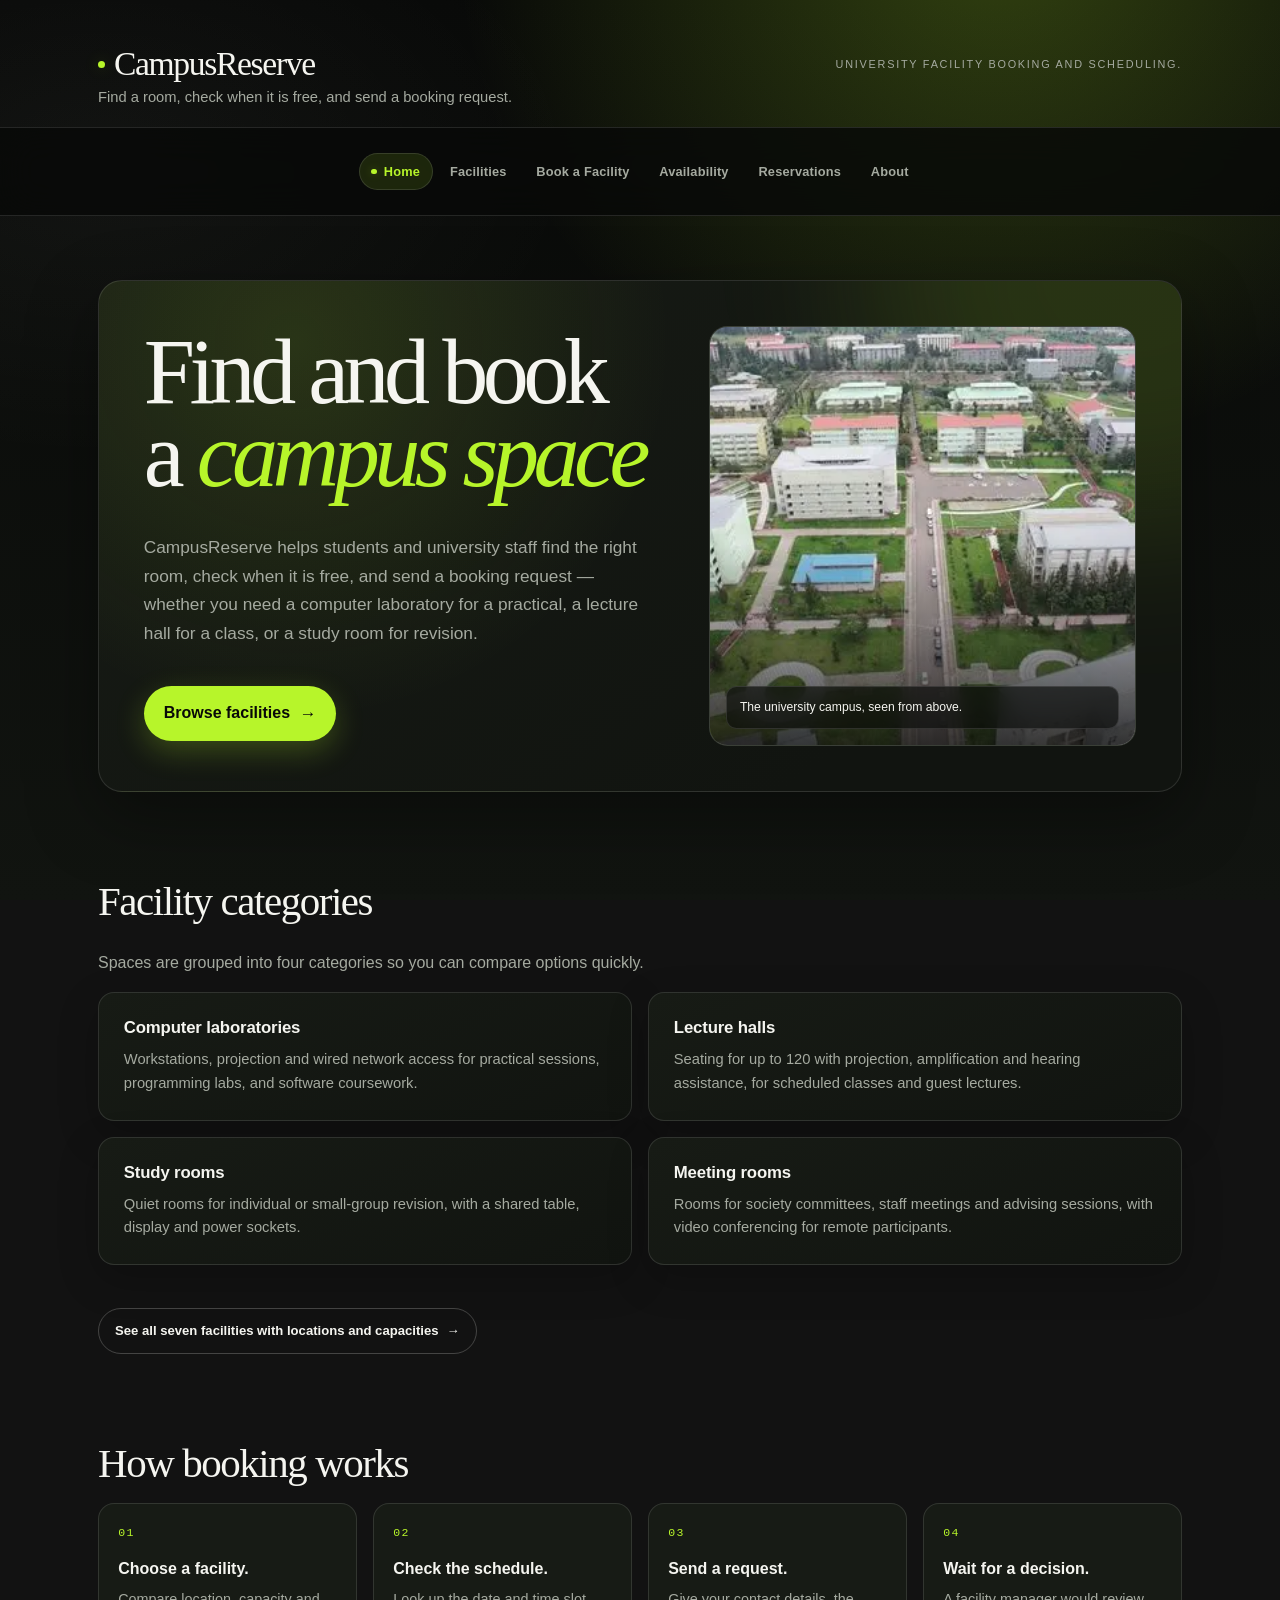
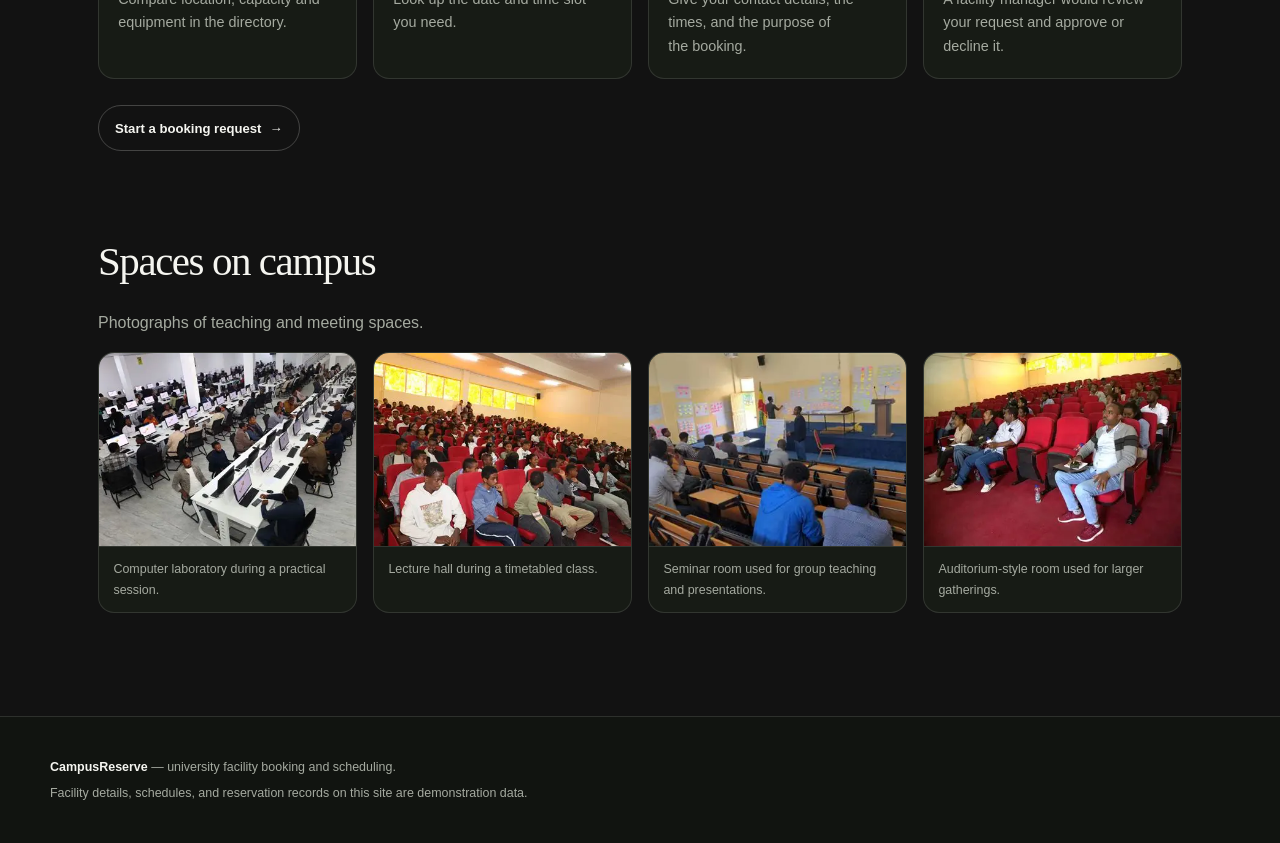
<file: index.html>
<!DOCTYPE html>
<html lang="en">
<head>
  <meta charset="UTF-8">
  <meta name="viewport" content="width=device-width, initial-scale=1.0">
  <title>CampusReserve | Home</title>
  <meta name="description" content="CampusReserve helps students and university staff find campus facilities, check availability, and send a booking request.">
  <link rel="stylesheet" href="styles.css">
</head>
<body class="page-home">
  <a href="#main-content">Skip to main content</a>

  <header>
    <h1>CampusReserve</h1>
    <p>University facility booking and scheduling.</p>
    <p>Find a room, check when it is free, and send a booking request.</p>
  </header>

  <nav aria-label="Main navigation">
    <ul>
      <li><a href="index.html" aria-current="page">Home</a></li>
      <li><a href="facilities.html">Facilities</a></li>
      <li><a href="booking.html">Book a Facility</a></li>
      <li><a href="availability.html">Availability</a></li>
      <li><a href="reservations.html">Reservations</a></li>
      <li><a href="about.html">About</a></li>
    </ul>
  </nav>

  <main id="main-content">
    <section aria-labelledby="welcome-heading">
      <h2 id="welcome-heading">Find and book a <em class="hero-accent">campus space</em></h2>
      <p>
        CampusReserve helps students and university staff find the right room, check when it is free,
        and send a booking request &mdash; whether you need a computer laboratory for a practical, a
        lecture hall for a class, or a study room for revision.
      </p>
      <p><a href="facilities.html">Browse facilities</a></p>
      <figure>
        <img src="images/campus.webp" alt="Aerial view of the university campus showing academic buildings, lawns, a swimming pool and a central road.">
        <figcaption>The university campus, seen from above.</figcaption>
      </figure>
    </section>

    <section aria-labelledby="categories-heading">
      <h2 id="categories-heading">Facility categories</h2>
      <p>Spaces are grouped into four categories so you can compare options quickly.</p>

      <article>
        <h3>Computer laboratories</h3>
        <p>
          Workstations, projection and wired network access for practical sessions, programming
          labs, and software coursework.
        </p>
      </article>

      <article>
        <h3>Lecture halls</h3>
        <p>
          Seating for up to 120 with projection, amplification and hearing assistance, for scheduled
          classes and guest lectures.
        </p>
      </article>

      <article>
        <h3>Study rooms</h3>
        <p>
          Quiet rooms for individual or small-group revision, with a shared table, display and power
          sockets.
        </p>
      </article>

      <article>
        <h3>Meeting rooms</h3>
        <p>
          Rooms for society committees, staff meetings and advising sessions, with video conferencing
          for remote participants.
        </p>
      </article>

      <p>
        <a href="facilities.html">See all seven facilities with locations and capacities</a>
      </p>
    </section>

    <section aria-labelledby="booking-process-heading">
      <h2 id="booking-process-heading">How booking works</h2>
      <ol>
        <li>
          <strong>Choose a facility.</strong>
          <p>Compare location, capacity and equipment in the directory.</p>
        </li>
        <li>
          <strong>Check the schedule.</strong>
          <p>Look up the date and time slot you need.</p>
        </li>
        <li>
          <strong>Send a request.</strong>
          <p>Give your contact details, the times, and the purpose of the booking.</p>
        </li>
        <li>
          <strong>Wait for a decision.</strong>
          <p>A facility manager would review your request and approve or decline it.</p>
        </li>
      </ol>
      <p>
        <a href="booking.html">Start a booking request</a>
      </p>
    </section>

    <section aria-labelledby="spaces-heading">
      <h2 id="spaces-heading">Spaces on campus</h2>
      <p>Photographs of teaching and meeting spaces.</p>

      <figure>
        <img src="images/computer-lab.webp" alt="A computer laboratory with rows of desktop workstations, with students working at the screens.">
        <figcaption>Computer laboratory during a practical session.</figcaption>
      </figure>

      <figure>
        <img src="images/lecture-hall.webp" alt="A tiered lecture hall with rows of red seats filled with students.">
        <figcaption>Lecture hall during a timetabled class.</figcaption>
      </figure>

      <figure>
        <img src="images/seminar-room.webp" alt="A seminar room with tiered wooden desks, a presenter standing at a flip chart and a small audience seated at the front.">
        <figcaption>Seminar room used for group teaching and presentations.</figcaption>
      </figure>

      <figure>
        <img src="images/auditorium.webp" alt="An auditorium-style room with tiered red seating and an audience seated facing the front of the room.">
        <figcaption>Auditorium-style room used for larger gatherings.</figcaption>
      </figure>
    </section>
  </main>

  <footer>
    <p><strong>CampusReserve</strong> &mdash; university facility booking and scheduling.</p>
    <p>Facility details, schedules, and reservation records on this site are demonstration data.</p>
  </footer>
</body>
</html>
</file>
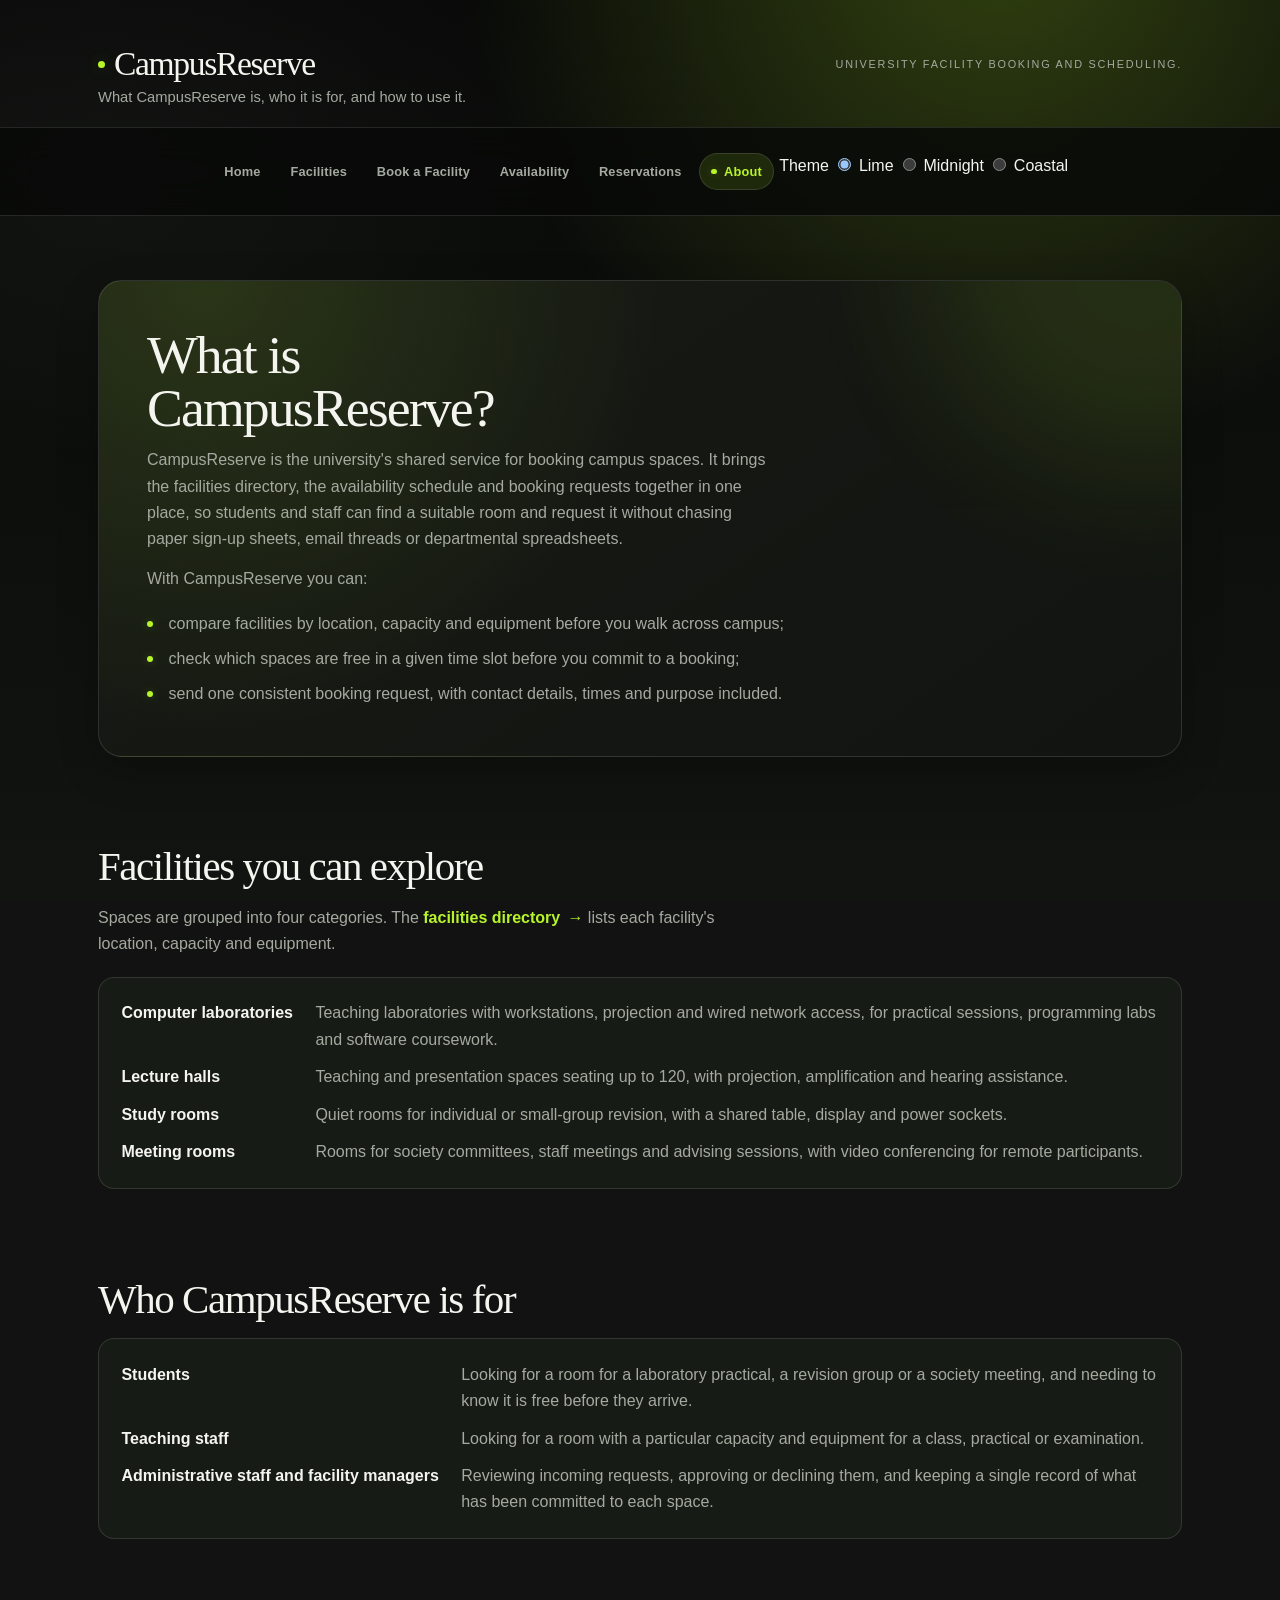
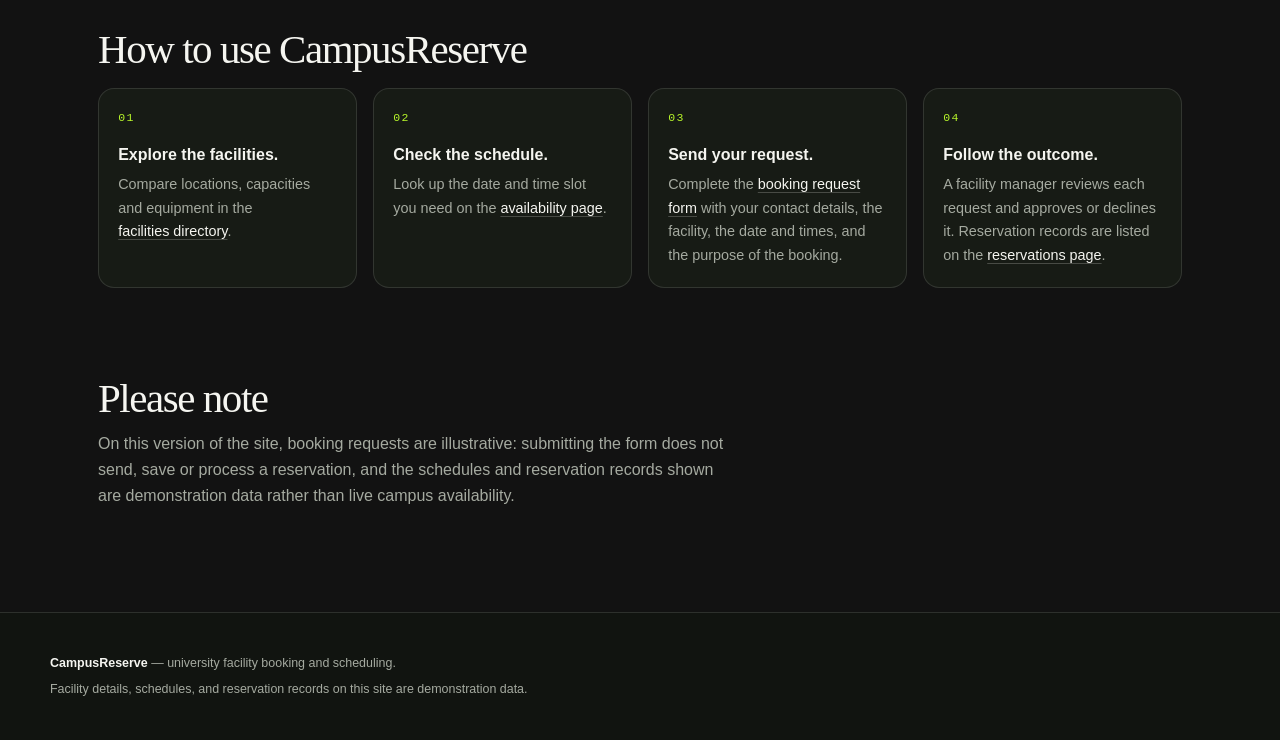
<file: about.html>
<!DOCTYPE html>
<html lang="en">
<head>
  <meta charset="UTF-8">
  <meta name="viewport" content="width=device-width, initial-scale=1.0">
  <title>CampusReserve | About</title>
  <meta name="description" content="About CampusReserve: what it is, who it is for, the facilities you can explore, and how to send a booking request.">
  <link rel="stylesheet" href="styles.css">
  <link rel="stylesheet" href="css/shared/lists.css">
  <script src="theme.js" defer></script>
</head>
<body class="page-about">
  <a href="#main-content">Skip to main content</a>

  <header>
    <h1>CampusReserve</h1>
    <p>University facility booking and scheduling.</p>
    <p>What CampusReserve is, who it is for, and how to use it.</p>
  </header>

  <nav aria-label="Main navigation">
    <ul>
      <li><a href="index.html">Home</a></li>
      <li><a href="facilities.html">Facilities</a></li>
      <li><a href="booking.html">Book a Facility</a></li>
      <li><a href="availability.html">Availability</a></li>
      <li><a href="reservations.html">Reservations</a></li>
      <li><a href="about.html" aria-current="page">About</a></li>
      <li class="theme-switcher">
        <div class="theme-switcher__control" role="radiogroup" aria-labelledby="theme-switcher-label">
          <span class="theme-switcher__label" id="theme-switcher-label">Theme</span>
          <label class="theme-option">
            <input class="theme-option__input" type="radio" name="theme" value="lime" aria-label="Lime Afterdark" checked>
            <span class="theme-option__surface">
              <span class="theme-option__swatch theme-option__swatch--lime" aria-hidden="true"></span>
              <span class="theme-option__name">Lime</span>
            </span>
          </label>
          <label class="theme-option">
            <input class="theme-option__input" type="radio" name="theme" value="midnight" aria-label="Midnight Professional">
            <span class="theme-option__surface">
              <span class="theme-option__swatch theme-option__swatch--midnight" aria-hidden="true"></span>
              <span class="theme-option__name">Midnight</span>
            </span>
          </label>
          <label class="theme-option">
            <input class="theme-option__input" type="radio" name="theme" value="coastal" aria-label="Coastal Classic">
            <span class="theme-option__surface">
              <span class="theme-option__swatch theme-option__swatch--coastal" aria-hidden="true"></span>
              <span class="theme-option__name">Coastal</span>
            </span>
          </label>
        </div>
      </li>
    </ul>
  </nav>

  <main id="main-content">
    <section aria-labelledby="what-heading">
      <h2 id="what-heading">What is CampusReserve?</h2>
      <p>
        CampusReserve is the university's shared service for booking campus spaces. It brings the
        facilities directory, the availability schedule and booking requests together in one place, so
        students and staff can find a suitable room and request it without chasing paper sign-up
        sheets, email threads or departmental spreadsheets.
      </p>
      <p>With CampusReserve you can:</p>
      <ul>
        <li>compare facilities by location, capacity and equipment before you walk across campus;</li>
        <li>check which spaces are free in a given time slot before you commit to a booking;</li>
        <li>send one consistent booking request, with contact details, times and purpose included.</li>
      </ul>
    </section>

    <section aria-labelledby="facilities-heading">
      <h2 id="facilities-heading">Facilities you can explore</h2>
      <p>
        Spaces are grouped into four categories. The
        <a href="facilities.html">facilities directory</a> lists each facility's location, capacity
        and equipment.
      </p>
      <dl>
        <dt>Computer laboratories</dt>
        <dd>
          Teaching laboratories with workstations, projection and wired network access, for practical
          sessions, programming labs and software coursework.
        </dd>
        <dt>Lecture halls</dt>
        <dd>
          Teaching and presentation spaces seating up to 120, with projection, amplification and
          hearing assistance.
        </dd>
        <dt>Study rooms</dt>
        <dd>
          Quiet rooms for individual or small-group revision, with a shared table, display and power
          sockets.
        </dd>
        <dt>Meeting rooms</dt>
        <dd>
          Rooms for society committees, staff meetings and advising sessions, with video conferencing
          for remote participants.
        </dd>
      </dl>
    </section>

    <section aria-labelledby="users-heading">
      <h2 id="users-heading">Who CampusReserve is for</h2>
      <dl>
        <dt>Students</dt>
        <dd>
          Looking for a room for a laboratory practical, a revision group or a society meeting, and
          needing to know it is free before they arrive.
        </dd>
        <dt>Teaching staff</dt>
        <dd>
          Looking for a room with a particular capacity and equipment for a class, practical or
          examination.
        </dd>
        <dt>Administrative staff and facility managers</dt>
        <dd>
          Reviewing incoming requests, approving or declining them, and keeping a single record of
          what has been committed to each space.
        </dd>
      </dl>
    </section>

    <section aria-labelledby="using-heading">
      <h2 id="using-heading">How to use CampusReserve</h2>
      <ol>
        <li>
          <strong>Explore the facilities.</strong>
          <p>
            Compare locations, capacities and equipment in the
            <a href="facilities.html">facilities directory</a>.
          </p>
        </li>
        <li>
          <strong>Check the schedule.</strong>
          <p>
            Look up the date and time slot you need on the
            <a href="availability.html">availability page</a>.
          </p>
        </li>
        <li>
          <strong>Send your request.</strong>
          <p>
            Complete the <a href="booking.html">booking request form</a> with your contact details,
            the facility, the date and times, and the purpose of the booking.
          </p>
        </li>
        <li>
          <strong>Follow the outcome.</strong>
          <p>
            A facility manager reviews each request and approves or declines it. Reservation records
            are listed on the <a href="reservations.html">reservations page</a>.
          </p>
        </li>
      </ol>
    </section>

    <section aria-labelledby="notice-heading">
      <h2 id="notice-heading">Please note</h2>
      <p>
        On this version of the site, booking requests are illustrative: submitting the form does not
        send, save or process a reservation, and the schedules and reservation records shown are
        demonstration data rather than live campus availability.
      </p>
    </section>
  </main>

  <footer>
    <p><strong>CampusReserve</strong> &mdash; university facility booking and scheduling.</p>
    <p>Facility details, schedules, and reservation records on this site are demonstration data.</p>
  </footer>
</body>
</html>
</file>
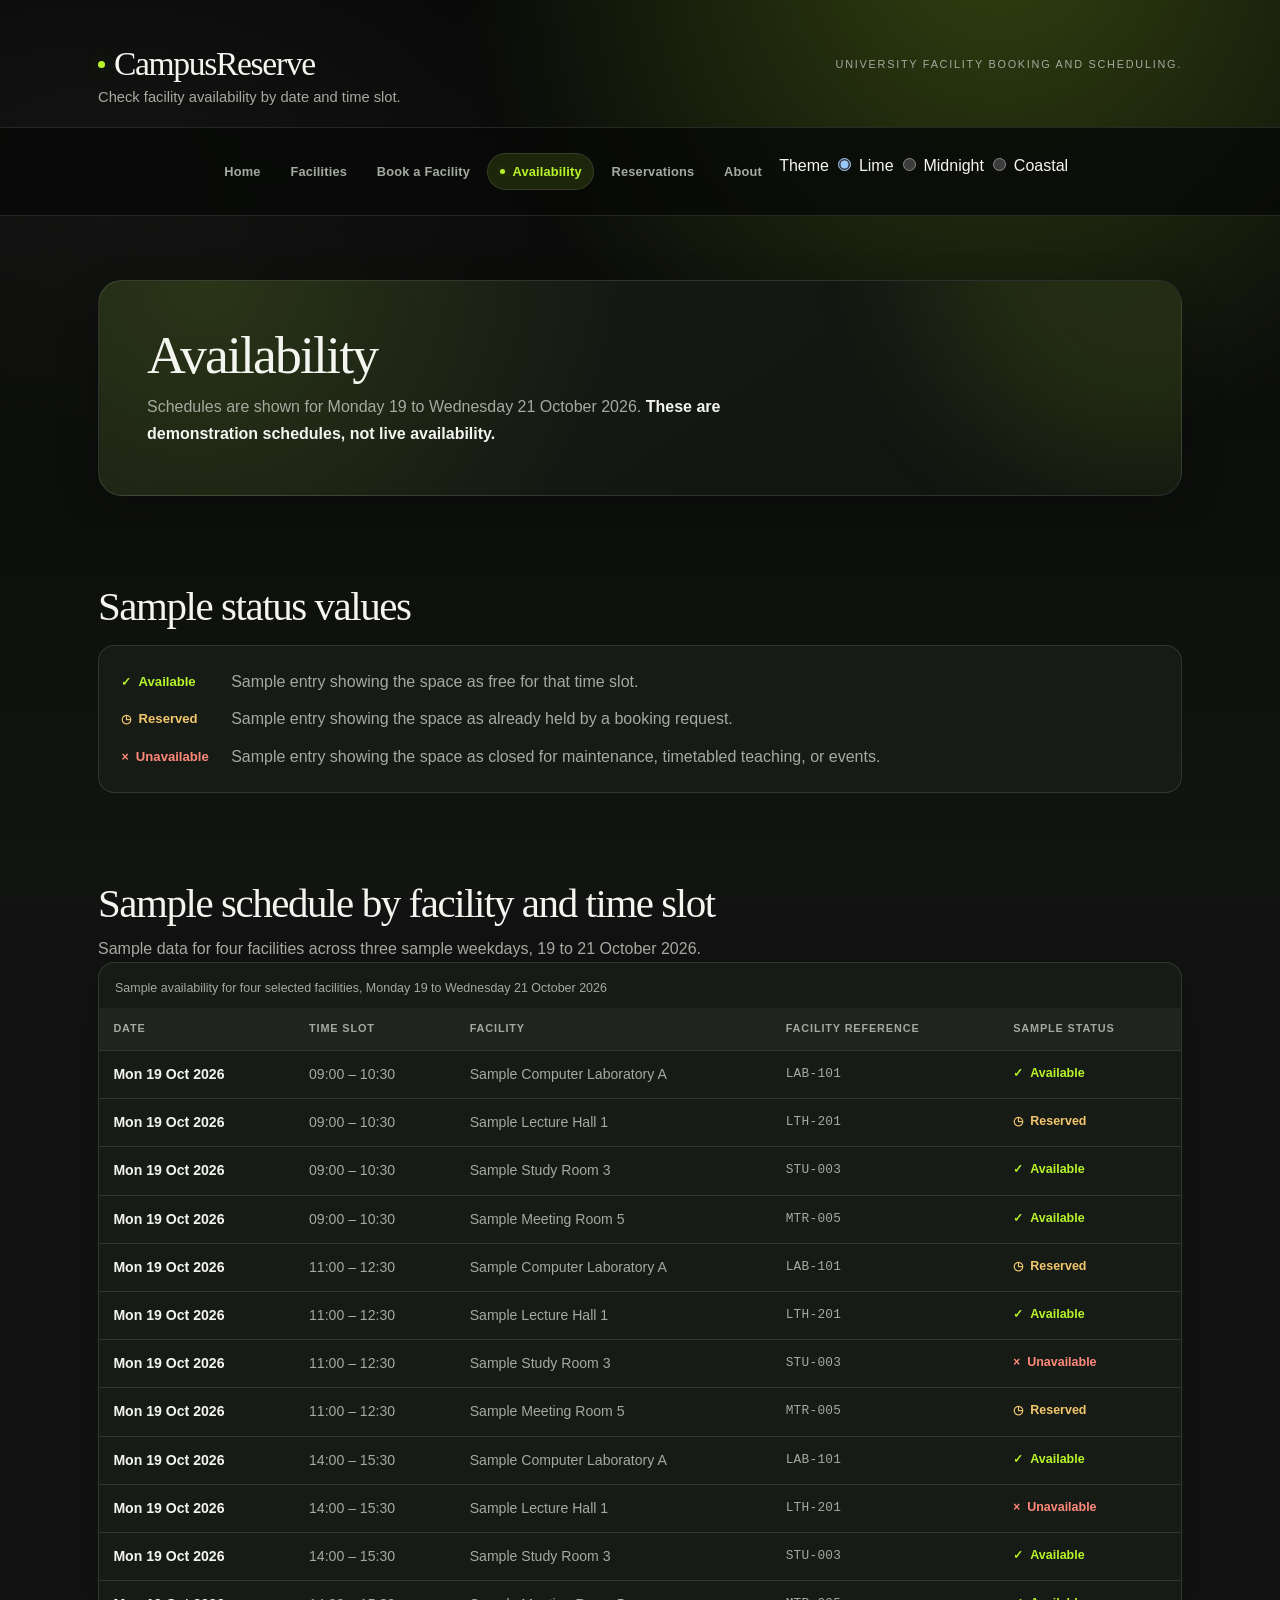
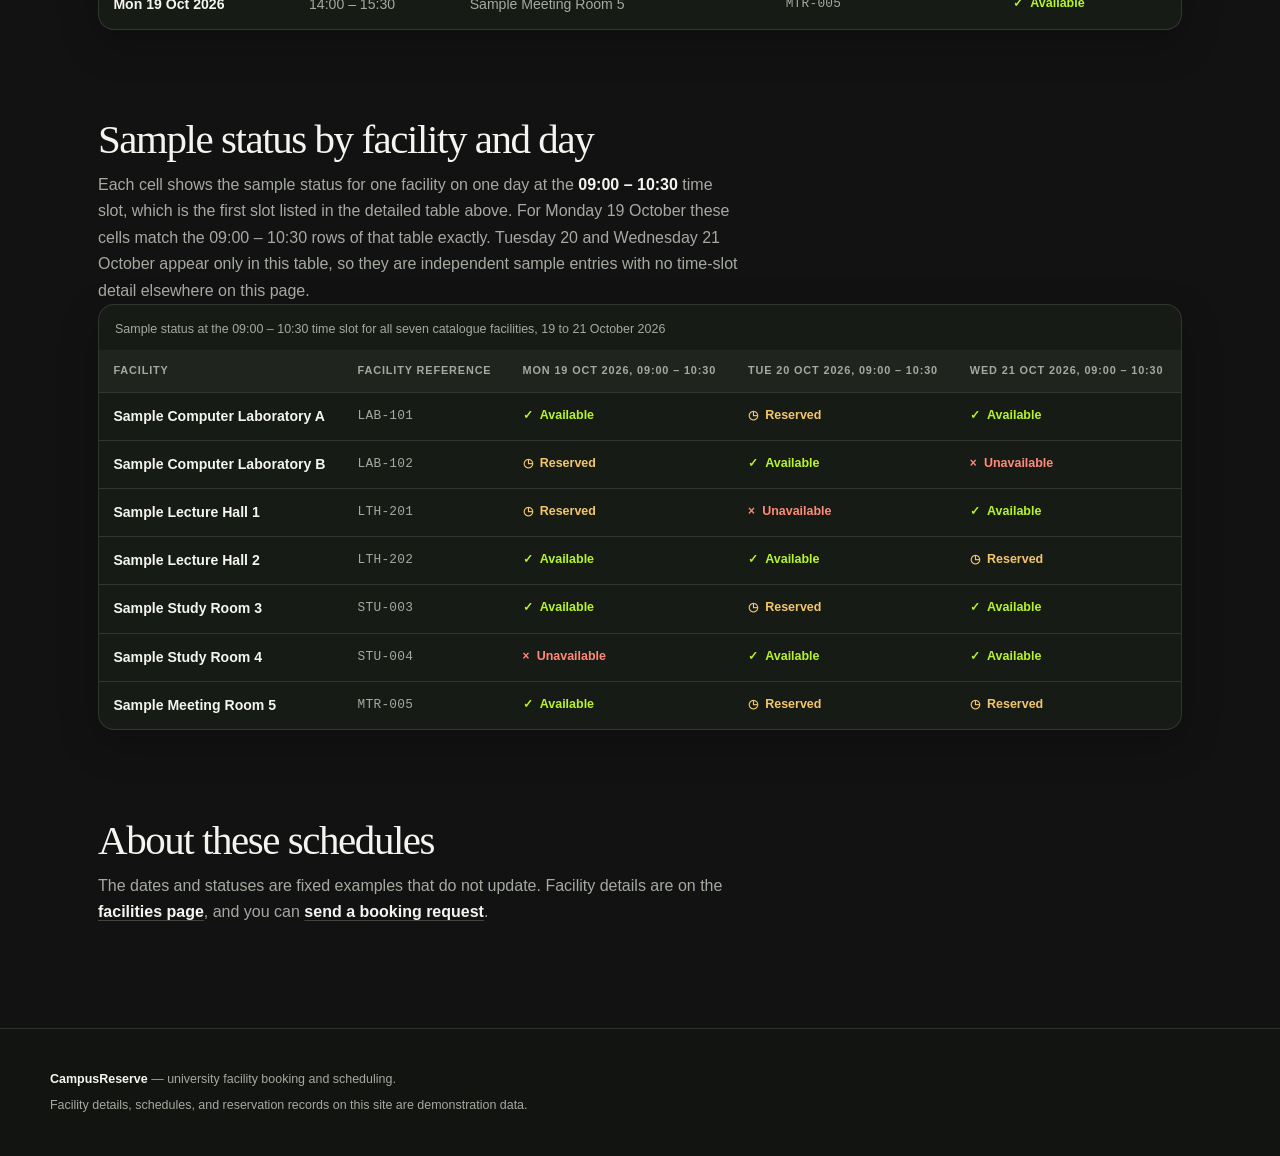
<file: availability.html>
<!DOCTYPE html>
<html lang="en">
<head>
  <meta charset="UTF-8">
  <meta name="viewport" content="width=device-width, initial-scale=1.0">
  <title>CampusReserve | Availability</title>
  <meta name="description" content="Check demonstration availability schedules for university facilities by date, time slot and status.">
  <link rel="stylesheet" href="styles.css">
  <link rel="stylesheet" href="css/shared/lists.css">
  <link rel="stylesheet" href="css/shared/tables.css">
  <script src="theme.js" defer></script>
</head>
<body class="page-availability">
  <a href="#main-content">Skip to main content</a>

  <header>
    <h1>CampusReserve</h1>
    <p>University facility booking and scheduling.</p>
    <p>Check facility availability by date and time slot.</p>
  </header>

  <nav aria-label="Main navigation">
    <ul>
      <li><a href="index.html">Home</a></li>
      <li><a href="facilities.html">Facilities</a></li>
      <li><a href="booking.html">Book a Facility</a></li>
      <li><a href="availability.html" aria-current="page">Availability</a></li>
      <li><a href="reservations.html">Reservations</a></li>
      <li><a href="about.html">About</a></li>
      <li class="theme-switcher">
        <div class="theme-switcher__control" role="radiogroup" aria-labelledby="theme-switcher-label">
          <span class="theme-switcher__label" id="theme-switcher-label">Theme</span>
          <label class="theme-option">
            <input class="theme-option__input" type="radio" name="theme" value="lime" aria-label="Lime Afterdark" checked>
            <span class="theme-option__surface">
              <span class="theme-option__swatch theme-option__swatch--lime" aria-hidden="true"></span>
              <span class="theme-option__name">Lime</span>
            </span>
          </label>
          <label class="theme-option">
            <input class="theme-option__input" type="radio" name="theme" value="midnight" aria-label="Midnight Professional">
            <span class="theme-option__surface">
              <span class="theme-option__swatch theme-option__swatch--midnight" aria-hidden="true"></span>
              <span class="theme-option__name">Midnight</span>
            </span>
          </label>
          <label class="theme-option">
            <input class="theme-option__input" type="radio" name="theme" value="coastal" aria-label="Coastal Classic">
            <span class="theme-option__surface">
              <span class="theme-option__swatch theme-option__swatch--coastal" aria-hidden="true"></span>
              <span class="theme-option__name">Coastal</span>
            </span>
          </label>
        </div>
      </li>
    </ul>
  </nav>

  <main id="main-content">
    <section aria-labelledby="schedule-intro-heading">
      <h2 id="schedule-intro-heading">Availability</h2>
      <p>
        Schedules are shown for Monday 19 to Wednesday 21 October 2026. <strong>These are
        demonstration schedules, not live availability.</strong>
      </p>
    </section>

    <section aria-labelledby="status-key-heading">
      <h2 id="status-key-heading">Sample status values</h2>
      <dl>
        <dt class="status status--available">Available</dt>
        <dd>Sample entry showing the space as free for that time slot.</dd>
        <dt class="status status--reserved">Reserved</dt>
        <dd>Sample entry showing the space as already held by a booking request.</dd>
        <dt class="status status--unavailable">Unavailable</dt>
        <dd>Sample entry showing the space as closed for maintenance, timetabled teaching, or events.</dd>
      </dl>
    </section>

    <section aria-labelledby="selected-schedule-heading">
      <h2 id="selected-schedule-heading">Sample schedule by facility and time slot</h2>
      <p>Sample data for four facilities across three sample weekdays, 19 to 21 October 2026.</p>

      <div class="table-scroll">
        <table>
        <caption>
          Sample availability for four selected facilities, Monday 19 to Wednesday 21 October 2026
        </caption>
        <thead>
          <tr>
            <th scope="col">Date</th>
            <th scope="col">Time slot</th>
            <th scope="col">Facility</th>
            <th scope="col">Facility reference</th>
            <th scope="col">Sample status</th>
          </tr>
        </thead>
        <tbody>
          <tr>
            <th scope="row">Mon 19 Oct 2026</th>
            <td>09:00 &ndash; 10:30</td>
            <td>Sample Computer Laboratory A</td>
            <td>LAB-101</td>
            <td class="status status--available">Available</td>
          </tr>
          <tr>
            <th scope="row">Mon 19 Oct 2026</th>
            <td>09:00 &ndash; 10:30</td>
            <td>Sample Lecture Hall 1</td>
            <td>LTH-201</td>
            <td class="status status--reserved">Reserved</td>
          </tr>
          <tr>
            <th scope="row">Mon 19 Oct 2026</th>
            <td>09:00 &ndash; 10:30</td>
            <td>Sample Study Room 3</td>
            <td>STU-003</td>
            <td class="status status--available">Available</td>
          </tr>
          <tr>
            <th scope="row">Mon 19 Oct 2026</th>
            <td>09:00 &ndash; 10:30</td>
            <td>Sample Meeting Room 5</td>
            <td>MTR-005</td>
            <td class="status status--available">Available</td>
          </tr>
          <tr>
            <th scope="row">Mon 19 Oct 2026</th>
            <td>11:00 &ndash; 12:30</td>
            <td>Sample Computer Laboratory A</td>
            <td>LAB-101</td>
            <td class="status status--reserved">Reserved</td>
          </tr>
          <tr>
            <th scope="row">Mon 19 Oct 2026</th>
            <td>11:00 &ndash; 12:30</td>
            <td>Sample Lecture Hall 1</td>
            <td>LTH-201</td>
            <td class="status status--available">Available</td>
          </tr>
          <tr>
            <th scope="row">Mon 19 Oct 2026</th>
            <td>11:00 &ndash; 12:30</td>
            <td>Sample Study Room 3</td>
            <td>STU-003</td>
            <td class="status status--unavailable">Unavailable</td>
          </tr>
          <tr>
            <th scope="row">Mon 19 Oct 2026</th>
            <td>11:00 &ndash; 12:30</td>
            <td>Sample Meeting Room 5</td>
            <td>MTR-005</td>
            <td class="status status--reserved">Reserved</td>
          </tr>
          <tr>
            <th scope="row">Mon 19 Oct 2026</th>
            <td>14:00 &ndash; 15:30</td>
            <td>Sample Computer Laboratory A</td>
            <td>LAB-101</td>
            <td class="status status--available">Available</td>
          </tr>
          <tr>
            <th scope="row">Mon 19 Oct 2026</th>
            <td>14:00 &ndash; 15:30</td>
            <td>Sample Lecture Hall 1</td>
            <td>LTH-201</td>
            <td class="status status--unavailable">Unavailable</td>
          </tr>
          <tr>
            <th scope="row">Mon 19 Oct 2026</th>
            <td>14:00 &ndash; 15:30</td>
            <td>Sample Study Room 3</td>
            <td>STU-003</td>
            <td class="status status--available">Available</td>
          </tr>
          <tr>
            <th scope="row">Mon 19 Oct 2026</th>
            <td>14:00 &ndash; 15:30</td>
            <td>Sample Meeting Room 5</td>
            <td>MTR-005</td>
            <td class="status status--available">Available</td>
          </tr>
        </tbody>
      </table>
      </div>
    </section>

    <section aria-labelledby="overview-schedule-heading">
      <h2 id="overview-schedule-heading">Sample status by facility and day</h2>
      <p>
        Each cell shows the sample status for one facility on one day at the
        <strong>09:00 &ndash; 10:30</strong> time slot, which is the first slot listed in the
        detailed table above. For Monday 19 October these cells match the 09:00 &ndash; 10:30 rows of
        that table exactly. Tuesday 20 and Wednesday 21 October appear only in this table, so they are
        independent sample entries with no time-slot detail elsewhere on this page.
      </p>

      <div class="table-scroll">
        <table>
        <caption>
          Sample status at the 09:00 &ndash; 10:30 time slot for all seven catalogue facilities,
          19 to 21 October 2026
        </caption>
        <thead>
          <tr>
            <th scope="col">Facility</th>
            <th scope="col">Facility reference</th>
            <th scope="col">Mon 19 Oct 2026, 09:00 &ndash; 10:30</th>
            <th scope="col">Tue 20 Oct 2026, 09:00 &ndash; 10:30</th>
            <th scope="col">Wed 21 Oct 2026, 09:00 &ndash; 10:30</th>
          </tr>
        </thead>
        <tbody>
          <tr>
            <th scope="row">Sample Computer Laboratory A</th>
            <td>LAB-101</td>
            <td class="status status--available">Available</td>
            <td class="status status--reserved">Reserved</td>
            <td class="status status--available">Available</td>
          </tr>
          <tr>
            <th scope="row">Sample Computer Laboratory B</th>
            <td>LAB-102</td>
            <td class="status status--reserved">Reserved</td>
            <td class="status status--available">Available</td>
            <td class="status status--unavailable">Unavailable</td>
          </tr>
          <tr>
            <th scope="row">Sample Lecture Hall 1</th>
            <td>LTH-201</td>
            <td class="status status--reserved">Reserved</td>
            <td class="status status--unavailable">Unavailable</td>
            <td class="status status--available">Available</td>
          </tr>
          <tr>
            <th scope="row">Sample Lecture Hall 2</th>
            <td>LTH-202</td>
            <td class="status status--available">Available</td>
            <td class="status status--available">Available</td>
            <td class="status status--reserved">Reserved</td>
          </tr>
          <tr>
            <th scope="row">Sample Study Room 3</th>
            <td>STU-003</td>
            <td class="status status--available">Available</td>
            <td class="status status--reserved">Reserved</td>
            <td class="status status--available">Available</td>
          </tr>
          <tr>
            <th scope="row">Sample Study Room 4</th>
            <td>STU-004</td>
            <td class="status status--unavailable">Unavailable</td>
            <td class="status status--available">Available</td>
            <td class="status status--available">Available</td>
          </tr>
          <tr>
            <th scope="row">Sample Meeting Room 5</th>
            <td>MTR-005</td>
            <td class="status status--available">Available</td>
            <td class="status status--reserved">Reserved</td>
            <td class="status status--reserved">Reserved</td>
          </tr>
        </tbody>
      </table>
      </div>
    </section>

    <section aria-labelledby="schedule-notes-heading">
      <h2 id="schedule-notes-heading">About these schedules</h2>
      <p>
        The dates and statuses are fixed examples that do not update. Facility details are on the
        <a href="facilities.html">facilities page</a>, and you can
        <a href="booking.html">send a booking request</a>.
      </p>
    </section>
  </main>

  <footer>
    <p><strong>CampusReserve</strong> &mdash; university facility booking and scheduling.</p>
    <p>Facility details, schedules, and reservation records on this site are demonstration data.</p>
  </footer>
</body>
</html>
</file>
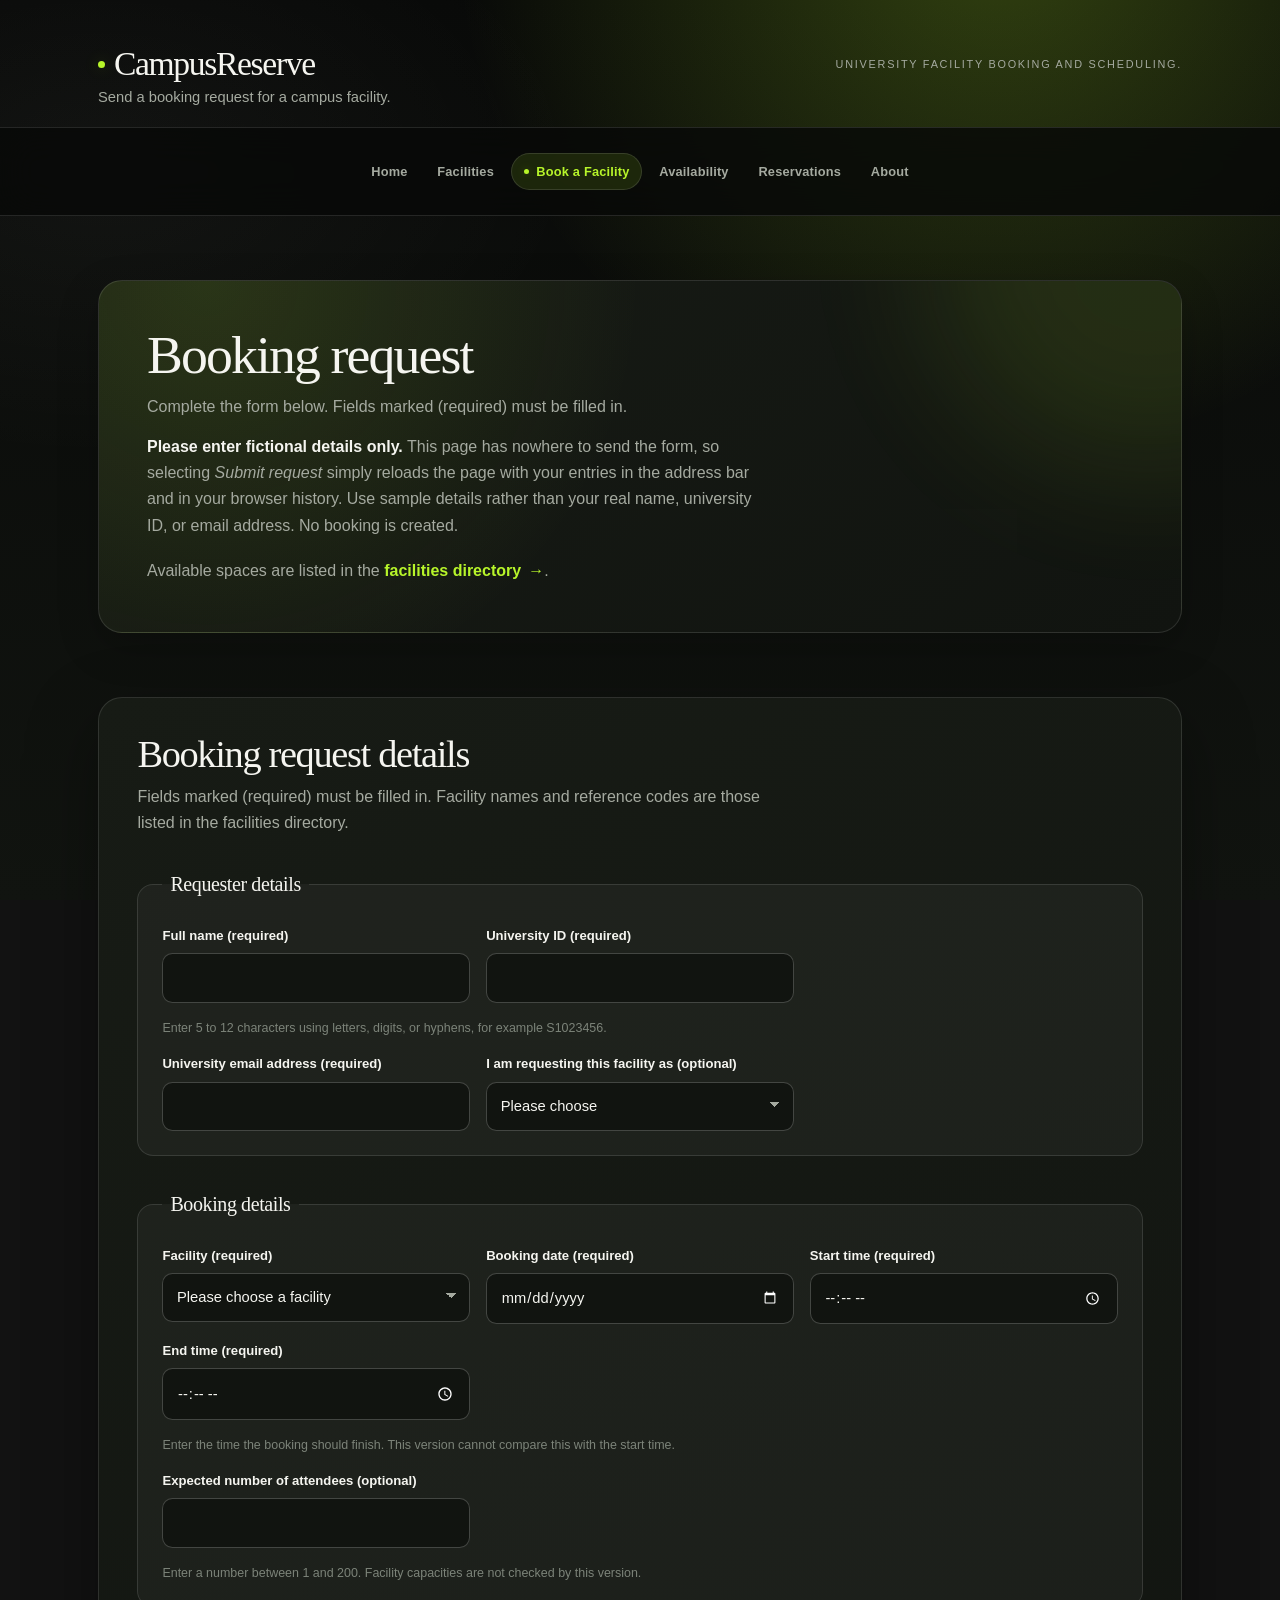
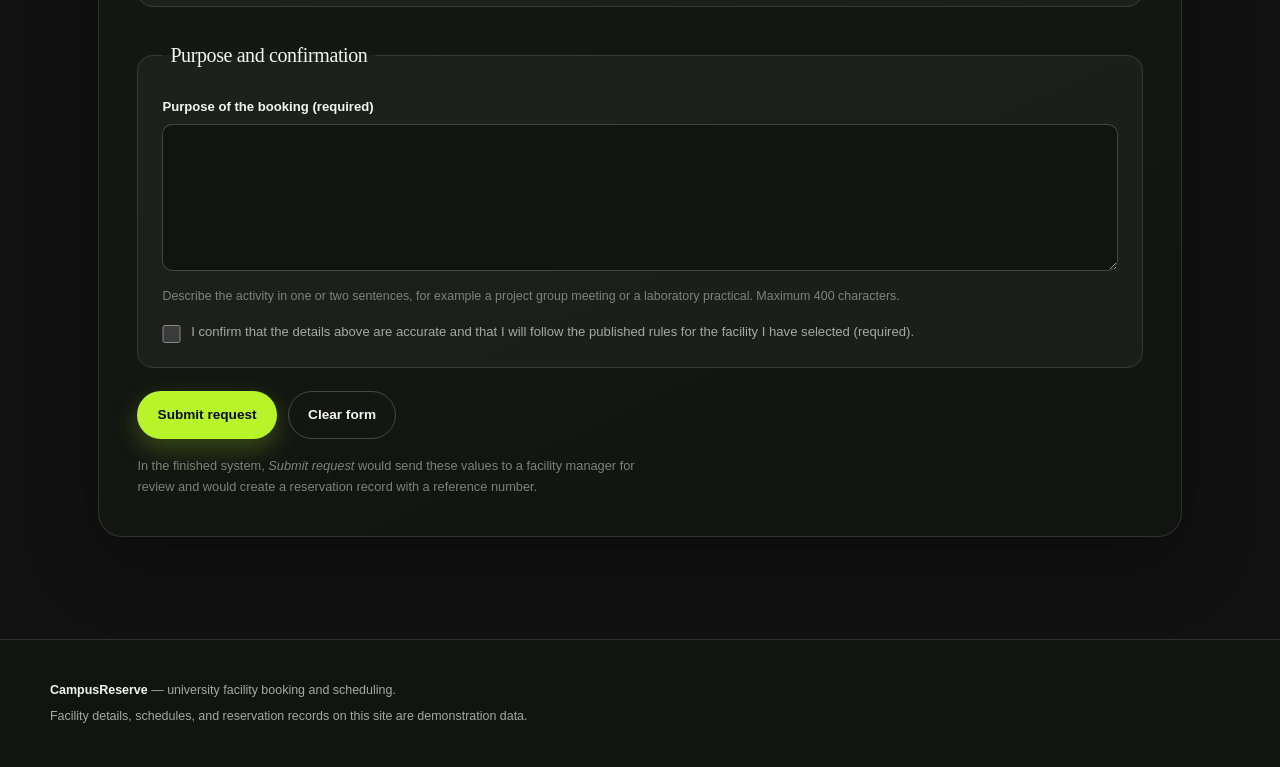
<file: booking.html>
<!DOCTYPE html>
<html lang="en">
<head>
  <meta charset="UTF-8">
  <meta name="viewport" content="width=device-width, initial-scale=1.0">
  <title>CampusReserve | Book a Facility</title>
  <meta name="description" content="Send a university facility booking request with your contact details, chosen space, date, time and purpose.">
  <link rel="stylesheet" href="styles.css">
</head>
<body class="page-booking">
  <a href="#main-content">Skip to main content</a>

  <header>
    <h1>CampusReserve</h1>
    <p>University facility booking and scheduling.</p>
    <p>Send a booking request for a campus facility.</p>
  </header>

  <nav aria-label="Main navigation">
    <ul>
      <li><a href="index.html">Home</a></li>
      <li><a href="facilities.html">Facilities</a></li>
      <li><a href="booking.html" aria-current="page">Book a Facility</a></li>
      <li><a href="availability.html">Availability</a></li>
      <li><a href="reservations.html">Reservations</a></li>
      <li><a href="about.html">About</a></li>
    </ul>
  </nav>

  <main id="main-content">
    <section aria-labelledby="form-intro-heading">
      <h2 id="form-intro-heading">Booking request</h2>
      <p>
        Complete the form below. Fields marked (required) must be filled in.
      </p>
      <p>
        <strong>Please enter fictional details only.</strong> This page has nowhere to send the form,
        so selecting <em>Submit request</em> simply reloads the page with your entries in the address
        bar and in your browser history. Use sample details rather than your real name, university ID,
        or email address. No booking is created.
      </p>
      <p>
        Available spaces are listed in the <a href="facilities.html">facilities directory</a>.
      </p>
    </section>

    <form aria-labelledby="booking-form-heading" method="get">
      <h2 id="booking-form-heading">Booking request details</h2>
      <p>Fields marked (required) must be filled in. Facility names and reference codes are those listed in the facilities directory.</p>

      <fieldset>
        <legend>Requester details</legend>

        <p>
          <label for="requester-name">Full name (required)</label>
          <input type="text" id="requester-name" name="requester_name" autocomplete="name" required>
        </p>

        <p>
          <label for="requester-id">University ID (required)</label>
          <input type="text" id="requester-id" name="university_id" autocomplete="off" pattern="[A-Za-z0-9-]{5,12}" required aria-describedby="requester-id-hint">
        </p>
        <p id="requester-id-hint">
          Enter 5 to 12 characters using letters, digits, or hyphens, for example S1023456.
        </p>

        <p>
          <label for="requester-email">University email address (required)</label>
          <input type="email" id="requester-email" name="requester_email" autocomplete="email" required>
        </p>

        <p>
          <label for="requester-role">I am requesting this facility as (optional)</label>
          <select id="requester-role" name="requester_role">
            <option value="">Please choose</option>
            <option value="student">A student</option>
            <option value="staff">University staff</option>
          </select>
        </p>
      </fieldset>

      <fieldset>
        <legend>Booking details</legend>

        <p>
          <label for="facility">Facility (required)</label>
          <select id="facility" name="facility" required>
            <option value="">Please choose a facility</option>
            <option value="LAB-101">Sample Computer Laboratory A (LAB-101) &mdash; 30 workstations</option>
            <option value="LAB-102">Sample Computer Laboratory B (LAB-102) &mdash; 24 workstations</option>
            <option value="LTH-201">Sample Lecture Hall 1 (LTH-201) &mdash; 120 seats</option>
            <option value="LTH-202">Sample Lecture Hall 2 (LTH-202) &mdash; 80 seats</option>
            <option value="STU-003">Sample Study Room 3 (STU-003) &mdash; 6 seats</option>
            <option value="STU-004">Sample Study Room 4 (STU-004) &mdash; 8 seats</option>
            <option value="MTR-005">Sample Meeting Room 5 (MTR-005) &mdash; 12 seats</option>
          </select>
        </p>

        <p>
          <label for="booking-date">Booking date (required)</label>
          <input type="date" id="booking-date" name="booking_date" required>
        </p>

        <p>
          <label for="start-time">Start time (required)</label>
          <input type="time" id="start-time" name="start_time" required>
        </p>

        <p>
          <label for="end-time">End time (required)</label>
          <input type="time" id="end-time" name="end_time" required aria-describedby="end-time-hint">
        </p>
        <p id="end-time-hint">
          Enter the time the booking should finish. This version cannot compare this with the start time.
        </p>

        <p>
          <label for="attendees">Expected number of attendees (optional)</label>
          <input type="number" id="attendees" name="attendees" min="1" max="200" step="1" aria-describedby="attendees-hint">
        </p>
        <p id="attendees-hint">
          Enter a number between 1 and 200. Facility capacities are not checked by this version.
        </p>
      </fieldset>

      <fieldset>
        <legend>Purpose and confirmation</legend>

        <p>
          <label for="purpose">Purpose of the booking (required)</label>
          <textarea id="purpose" name="purpose" rows="5" cols="50" maxlength="400" required aria-describedby="purpose-hint"></textarea>
        </p>
        <p id="purpose-hint">
          Describe the activity in one or two sentences, for example a project group meeting or a
          laboratory practical. Maximum 400 characters.
        </p>

        <p>
          <input type="checkbox" id="agreement" name="agreement" value="yes" required>
          <label for="agreement">
            I confirm that the details above are accurate and that I will follow the published rules
            for the facility I have selected (required).
          </label>
        </p>
      </fieldset>

      <p>
        <button type="submit">Submit request</button>
        <button type="reset">Clear form</button>
      </p>

      <p>
        In the finished system, <em>Submit request</em> would send these values to a facility manager
        for review and would create a reservation record with a reference number.
      </p>
    </form>
  </main>

  <footer>
    <p><strong>CampusReserve</strong> &mdash; university facility booking and scheduling.</p>
    <p>Facility details, schedules, and reservation records on this site are demonstration data.</p>
  </footer>
</body>
</html>
</file>
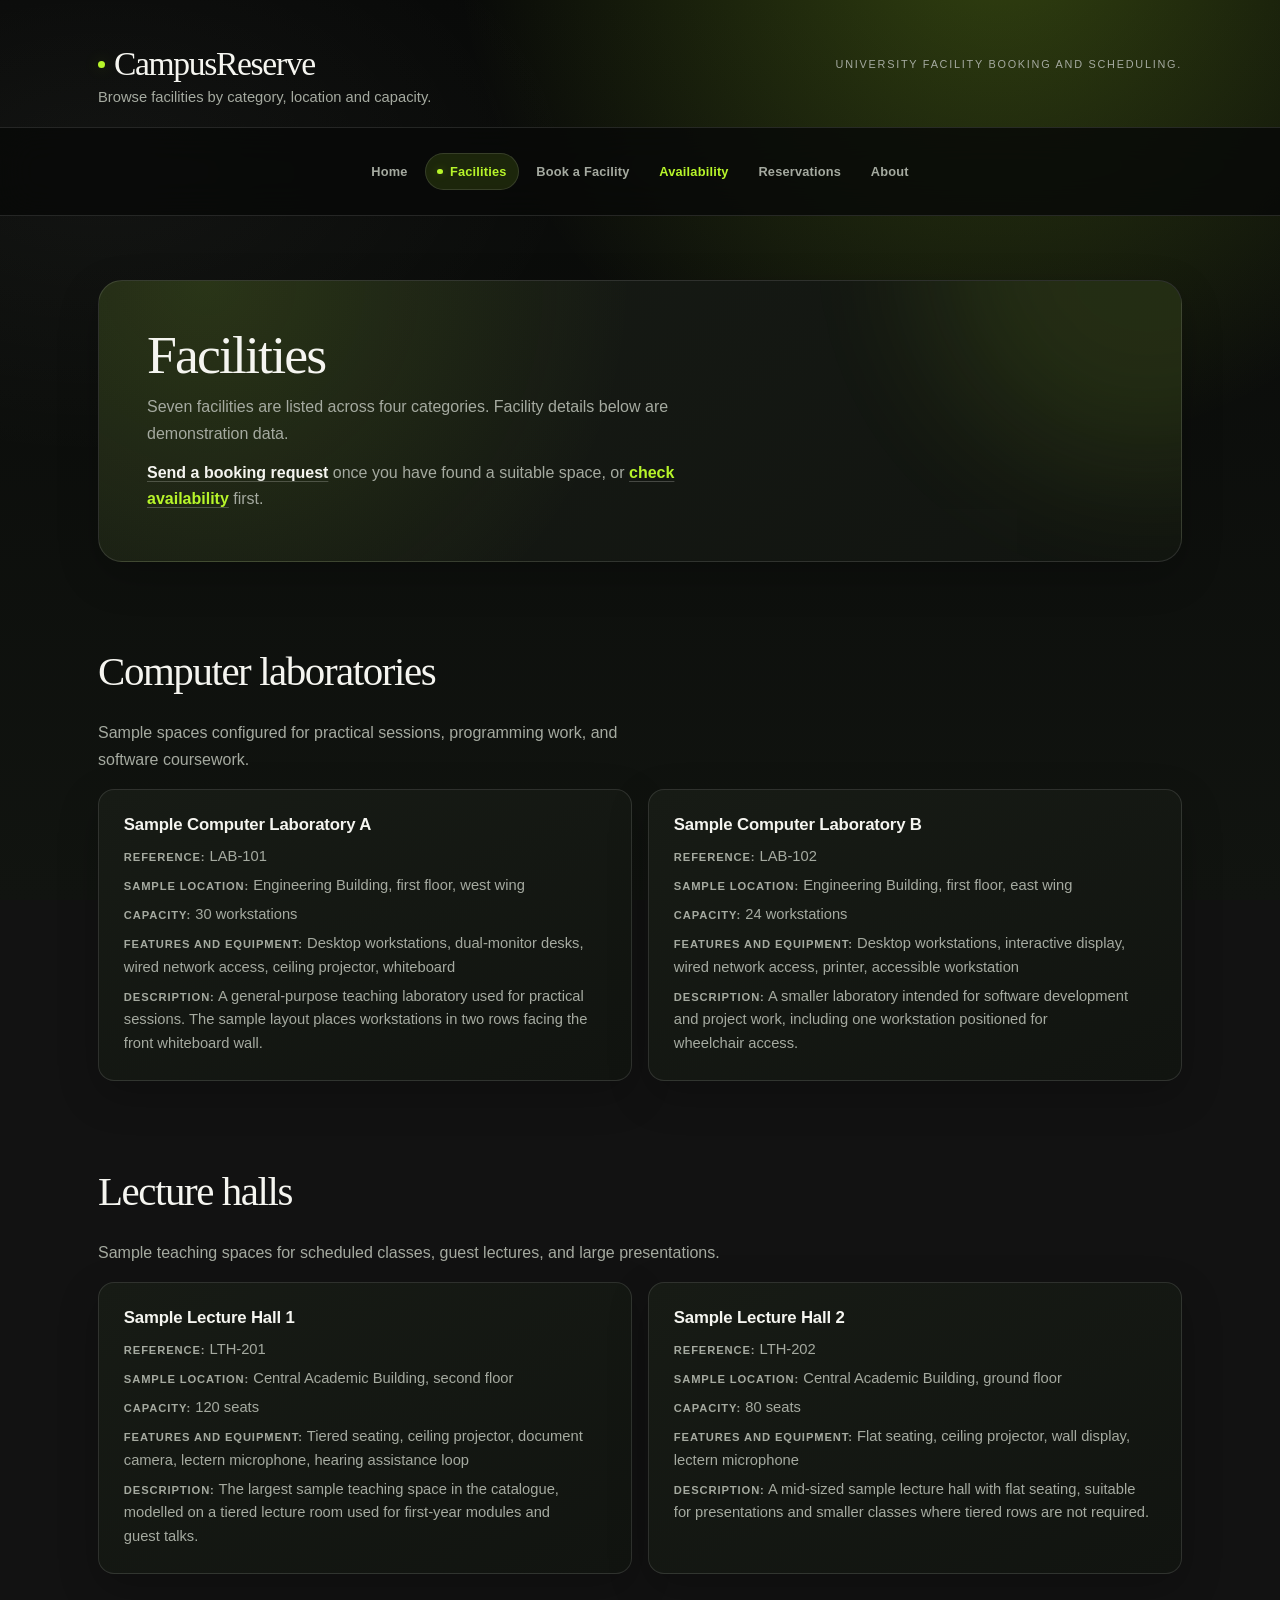
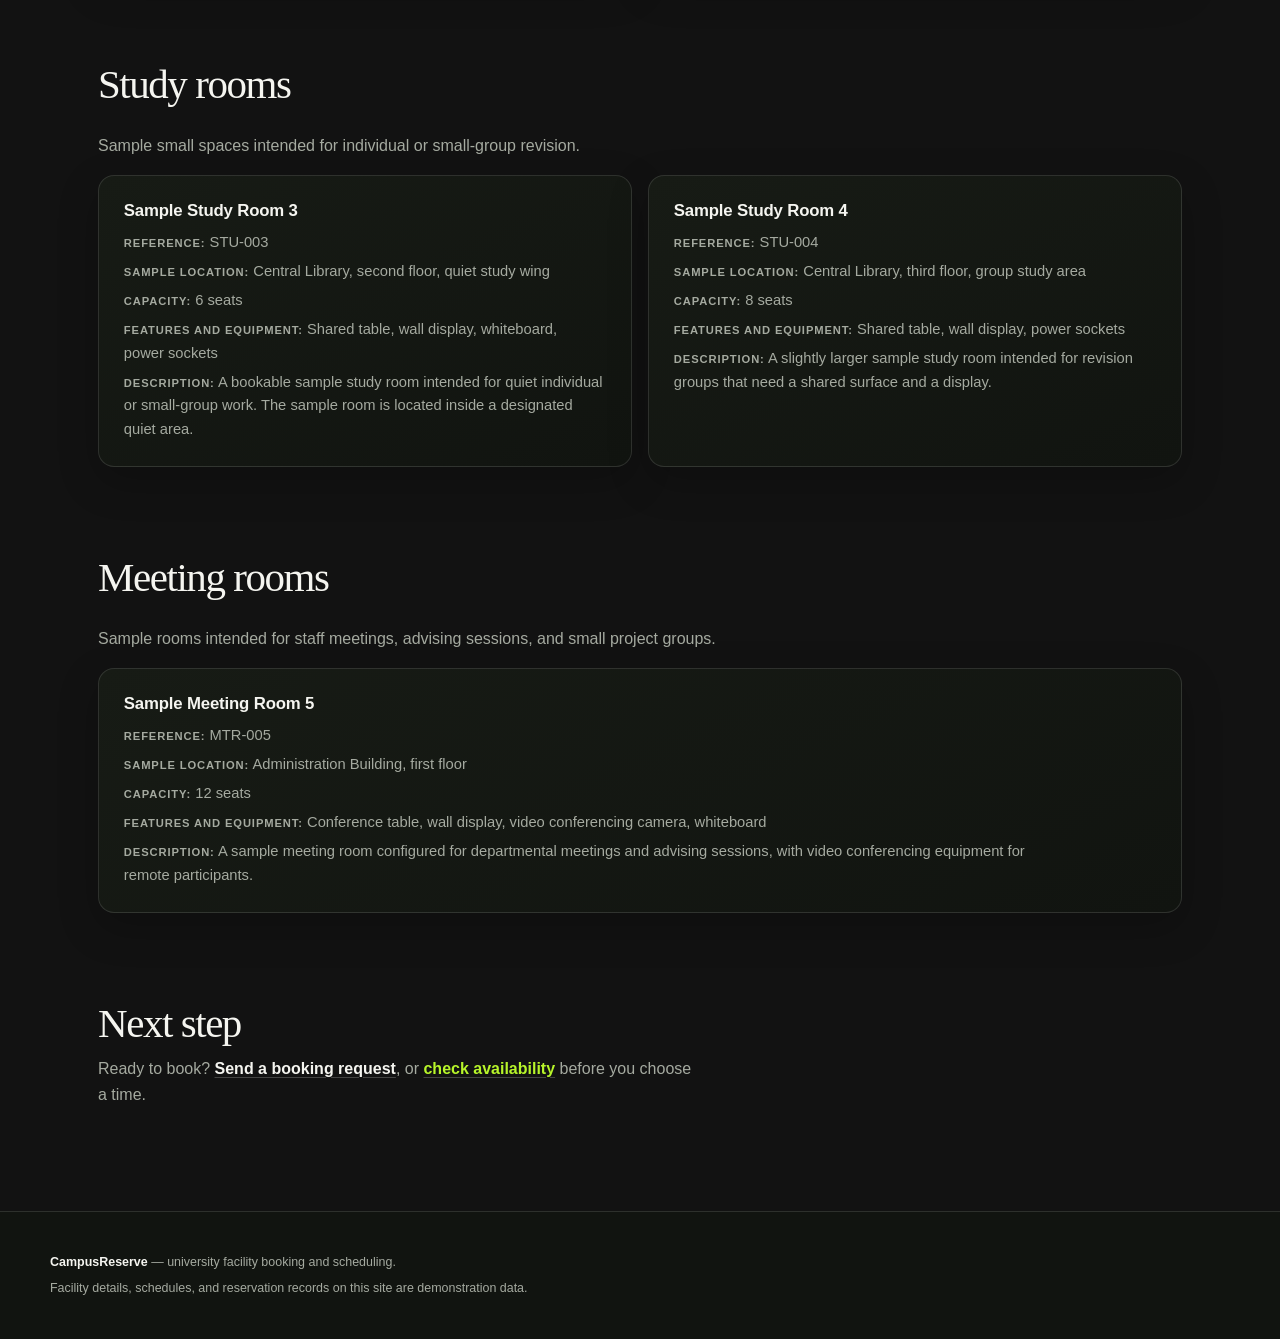
<file: facilities.html>
<!DOCTYPE html>
<html lang="en">
<head>
  <meta charset="UTF-8">
  <meta name="viewport" content="width=device-width, initial-scale=1.0">
  <title>CampusReserve | Facilities</title>
  <meta name="description" content="Browse university facilities by category, with sample location, capacity and equipment for each space.">
  <link rel="stylesheet" href="styles.css">
</head>
<body class="page-facilities">
  <a href="#main-content">Skip to main content</a>

  <header>
    <h1>CampusReserve</h1>
    <p>University facility booking and scheduling.</p>
    <p>Browse facilities by category, location and capacity.</p>
  </header>

  <nav aria-label="Main navigation">
    <ul>
      <li><a href="index.html">Home</a></li>
      <li><a href="facilities.html" aria-current="page">Facilities</a></li>
      <li><a href="booking.html">Book a Facility</a></li>
      <li><a href="availability.html">Availability</a></li>
      <li><a href="reservations.html">Reservations</a></li>
      <li><a href="about.html">About</a></li>
    </ul>
  </nav>

  <main id="main-content">
    <section aria-labelledby="intro-heading">
      <h2 id="intro-heading">Facilities</h2>
      <p>
        Seven facilities are listed across four categories. Facility details below are demonstration
        data.
      </p>
      <p>
        <a href="booking.html">Send a booking request</a> once you have found a suitable space, or
        <a href="availability.html">check availability</a> first.
      </p>
    </section>

    <section aria-labelledby="laboratories-heading">
      <h2 id="laboratories-heading">Computer laboratories</h2>
      <p>Sample spaces configured for practical sessions, programming work, and software coursework.</p>

      <article>
        <h3>Sample Computer Laboratory A</h3>
        <p><strong>Reference:</strong> LAB-101</p>
        <p><strong>Sample location:</strong> Engineering Building, first floor, west wing</p>
        <p><strong>Capacity:</strong> 30 workstations</p>
        <p><strong>Features and equipment:</strong> Desktop workstations, dual-monitor desks, wired network access, ceiling projector, whiteboard</p>
        <p>
          <strong>Description:</strong> A general-purpose teaching laboratory used for practical
          sessions. The sample layout places workstations in two rows facing the front whiteboard
          wall.
        </p>
      </article>

      <article>
        <h3>Sample Computer Laboratory B</h3>
        <p><strong>Reference:</strong> LAB-102</p>
        <p><strong>Sample location:</strong> Engineering Building, first floor, east wing</p>
        <p><strong>Capacity:</strong> 24 workstations</p>
        <p><strong>Features and equipment:</strong> Desktop workstations, interactive display, wired network access, printer, accessible workstation</p>
        <p>
          <strong>Description:</strong> A smaller laboratory intended for software development and
          project work, including one workstation positioned for wheelchair access.
        </p>
      </article>
    </section>

    <section aria-labelledby="lecture-halls-heading">
      <h2 id="lecture-halls-heading">Lecture halls</h2>
      <p>Sample teaching spaces for scheduled classes, guest lectures, and large presentations.</p>

      <article>
        <h3>Sample Lecture Hall 1</h3>
        <p><strong>Reference:</strong> LTH-201</p>
        <p><strong>Sample location:</strong> Central Academic Building, second floor</p>
        <p><strong>Capacity:</strong> 120 seats</p>
        <p><strong>Features and equipment:</strong> Tiered seating, ceiling projector, document camera, lectern microphone, hearing assistance loop</p>
        <p>
          <strong>Description:</strong> The largest sample teaching space in the catalogue, modelled
          on a tiered lecture room used for first-year modules and guest talks.
        </p>
      </article>

      <article>
        <h3>Sample Lecture Hall 2</h3>
        <p><strong>Reference:</strong> LTH-202</p>
        <p><strong>Sample location:</strong> Central Academic Building, ground floor</p>
        <p><strong>Capacity:</strong> 80 seats</p>
        <p><strong>Features and equipment:</strong> Flat seating, ceiling projector, wall display, lectern microphone</p>
        <p>
          <strong>Description:</strong> A mid-sized sample lecture hall with flat seating, suitable
          for presentations and smaller classes where tiered rows are not required.
        </p>
      </article>
    </section>

    <section aria-labelledby="study-rooms-heading">
      <h2 id="study-rooms-heading">Study rooms</h2>
      <p>Sample small spaces intended for individual or small-group revision.</p>

      <article>
        <h3>Sample Study Room 3</h3>
        <p><strong>Reference:</strong> STU-003</p>
        <p><strong>Sample location:</strong> Central Library, second floor, quiet study wing</p>
        <p><strong>Capacity:</strong> 6 seats</p>
        <p><strong>Features and equipment:</strong> Shared table, wall display, whiteboard, power sockets</p>
        <p>
          <strong>Description:</strong> A bookable sample study room intended for quiet individual or
          small-group work. The sample room is located inside a designated quiet area.
        </p>
      </article>

      <article>
        <h3>Sample Study Room 4</h3>
        <p><strong>Reference:</strong> STU-004</p>
        <p><strong>Sample location:</strong> Central Library, third floor, group study area</p>
        <p><strong>Capacity:</strong> 8 seats</p>
        <p><strong>Features and equipment:</strong> Shared table, wall display, power sockets</p>
        <p>
          <strong>Description:</strong> A slightly larger sample study room intended for revision
          groups that need a shared surface and a display.
        </p>
      </article>
    </section>

    <section aria-labelledby="meeting-rooms-heading">
      <h2 id="meeting-rooms-heading">Meeting rooms</h2>
      <p>Sample rooms intended for staff meetings, advising sessions, and small project groups.</p>

      <article>
        <h3>Sample Meeting Room 5</h3>
        <p><strong>Reference:</strong> MTR-005</p>
        <p><strong>Sample location:</strong> Administration Building, first floor</p>
        <p><strong>Capacity:</strong> 12 seats</p>
        <p><strong>Features and equipment:</strong> Conference table, wall display, video conferencing camera, whiteboard</p>
        <p>
          <strong>Description:</strong> A sample meeting room configured for departmental meetings
          and advising sessions, with video conferencing equipment for remote participants.
        </p>
      </article>
    </section>

    <section aria-labelledby="next-step-heading">
      <h2 id="next-step-heading">Next step</h2>
      <p>
        Ready to book? <a href="booking.html">Send a booking request</a>, or
        <a href="availability.html">check availability</a> before you choose a time.
      </p>
    </section>
  </main>

  <footer>
    <p><strong>CampusReserve</strong> &mdash; university facility booking and scheduling.</p>
    <p>Facility details, schedules, and reservation records on this site are demonstration data.</p>
  </footer>
</body>
</html>
</file>
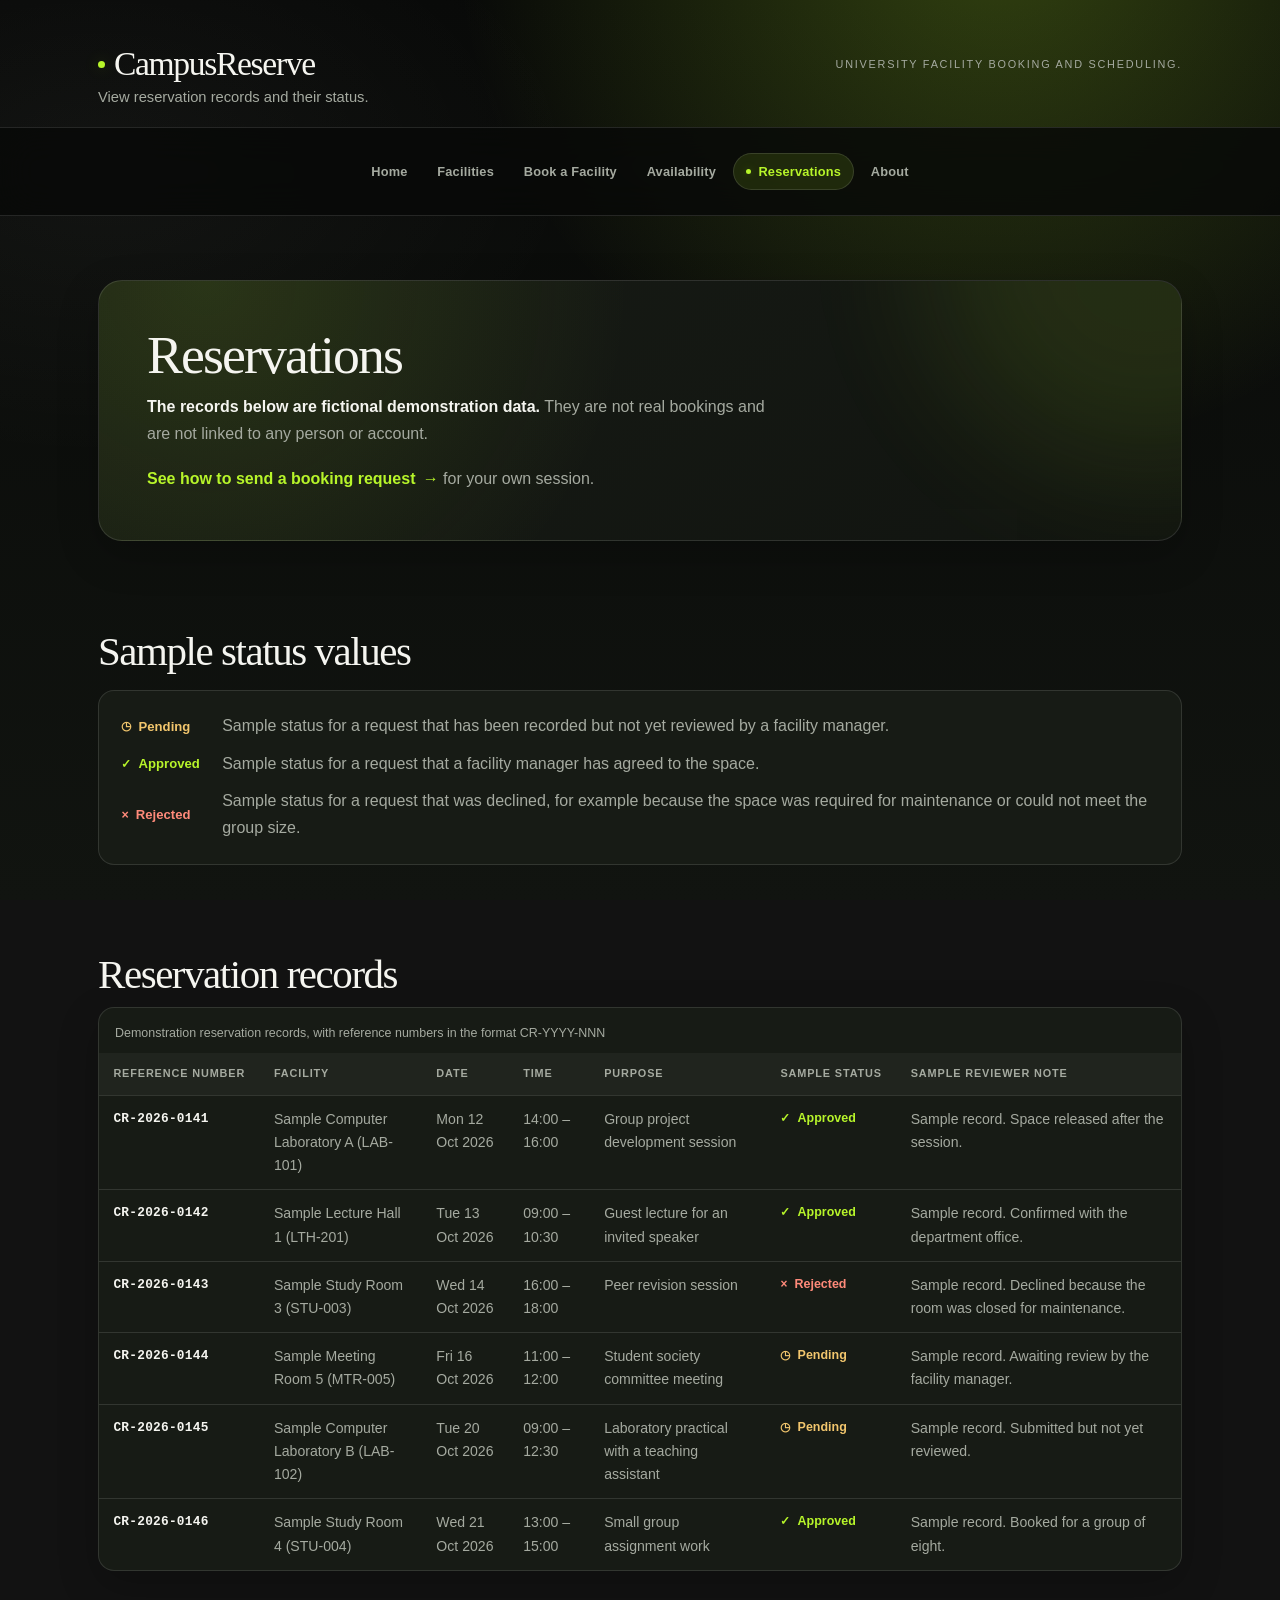
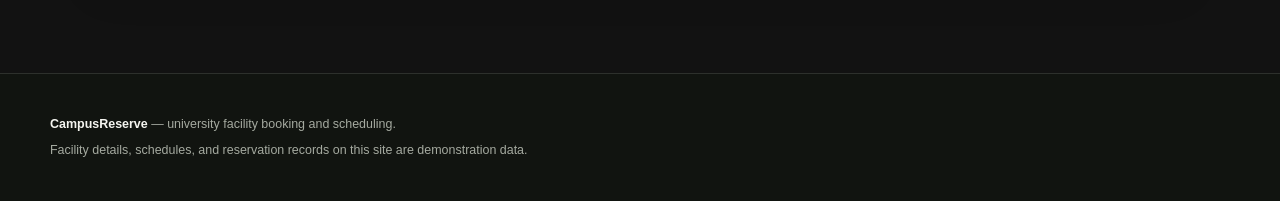
<file: reservations.html>
<!DOCTYPE html>
<html lang="en">
<head>
  <meta charset="UTF-8">
  <meta name="viewport" content="width=device-width, initial-scale=1.0">
  <title>CampusReserve | Reservations</title>
  <meta name="description" content="View demonstration reservation records for university facilities, with reference number, facility, date, purpose and status.">
  <link rel="stylesheet" href="styles.css">
</head>
<body class="page-reservations">
  <a href="#main-content">Skip to main content</a>

  <header>
    <h1>CampusReserve</h1>
    <p>University facility booking and scheduling.</p>
    <p>View reservation records and their status.</p>
  </header>

  <nav aria-label="Main navigation">
    <ul>
      <li><a href="index.html">Home</a></li>
      <li><a href="facilities.html">Facilities</a></li>
      <li><a href="booking.html">Book a Facility</a></li>
      <li><a href="availability.html">Availability</a></li>
      <li><a href="reservations.html" aria-current="page">Reservations</a></li>
      <li><a href="about.html">About</a></li>
    </ul>
  </nav>

  <main id="main-content">
    <section aria-labelledby="reservations-intro-heading">
      <h2 id="reservations-intro-heading">Reservations</h2>
      <p>
        <strong>The records below are fictional demonstration data.</strong> They are not real
        bookings and are not linked to any person or account.
      </p>
      <p>
        <a href="booking.html">See how to send a booking request</a> for your own session.
      </p>
    </section>

    <section aria-labelledby="status-key-heading">
      <h2 id="status-key-heading">Sample status values</h2>
      <dl>
        <dt class="status status--pending">Pending</dt>
        <dd>Sample status for a request that has been recorded but not yet reviewed by a facility manager.</dd>
        <dt class="status status--approved">Approved</dt>
        <dd>Sample status for a request that a facility manager has agreed to the space.</dd>
        <dt class="status status--rejected">Rejected</dt>
        <dd>Sample status for a request that was declined, for example because the space was required for maintenance or could not meet the group size.</dd>
      </dl>
    </section>

    <section aria-labelledby="records-heading">
      <h2 id="records-heading">Reservation records</h2>

      <div class="table-scroll">
        <table>
        <caption>
          Demonstration reservation records, with reference numbers in the format CR-YYYY-NNN
        </caption>
        <thead>
          <tr>
            <th scope="col">Reference number</th>
            <th scope="col">Facility</th>
            <th scope="col">Date</th>
            <th scope="col">Time</th>
            <th scope="col">Purpose</th>
            <th scope="col">Sample status</th>
            <th scope="col">Sample reviewer note</th>
          </tr>
        </thead>
        <tbody>
          <tr>
            <th scope="row">CR-2026-0141</th>
            <td>Sample Computer Laboratory A (LAB-101)</td>
            <td>Mon 12 Oct 2026</td>
            <td>14:00 &ndash; 16:00</td>
            <td>Group project development session</td>
            <td class="status status--approved">Approved</td>
            <td>Sample record. Space released after the session.</td>
          </tr>
          <tr>
            <th scope="row">CR-2026-0142</th>
            <td>Sample Lecture Hall 1 (LTH-201)</td>
            <td>Tue 13 Oct 2026</td>
            <td>09:00 &ndash; 10:30</td>
            <td>Guest lecture for an invited speaker</td>
            <td class="status status--approved">Approved</td>
            <td>Sample record. Confirmed with the department office.</td>
          </tr>
          <tr>
            <th scope="row">CR-2026-0143</th>
            <td>Sample Study Room 3 (STU-003)</td>
            <td>Wed 14 Oct 2026</td>
            <td>16:00 &ndash; 18:00</td>
            <td>Peer revision session</td>
            <td class="status status--rejected">Rejected</td>
            <td>Sample record. Declined because the room was closed for maintenance.</td>
          </tr>
          <tr>
            <th scope="row">CR-2026-0144</th>
            <td>Sample Meeting Room 5 (MTR-005)</td>
            <td>Fri 16 Oct 2026</td>
            <td>11:00 &ndash; 12:00</td>
            <td>Student society committee meeting</td>
            <td class="status status--pending">Pending</td>
            <td>Sample record. Awaiting review by the facility manager.</td>
          </tr>
          <tr>
            <th scope="row">CR-2026-0145</th>
            <td>Sample Computer Laboratory B (LAB-102)</td>
            <td>Tue 20 Oct 2026</td>
            <td>09:00 &ndash; 12:30</td>
            <td>Laboratory practical with a teaching assistant</td>
            <td class="status status--pending">Pending</td>
            <td>Sample record. Submitted but not yet reviewed.</td>
          </tr>
          <tr>
            <th scope="row">CR-2026-0146</th>
            <td>Sample Study Room 4 (STU-004)</td>
            <td>Wed 21 Oct 2026</td>
            <td>13:00 &ndash; 15:00</td>
            <td>Small group assignment work</td>
            <td class="status status--approved">Approved</td>
            <td>Sample record. Booked for a group of eight.</td>
          </tr>
        </tbody>
      </table>
      </div>
    </section>

  </main>

  <footer>
    <p><strong>CampusReserve</strong> &mdash; university facility booking and scheduling.</p>
    <p>Facility details, schedules, and reservation records on this site are demonstration data.</p>
  </footer>
</body>
</html>
</file>
<file: styles.css>
/* ==========================================================================
   CampusReserve — Lime Afterdark
   CSS Phase 1: shared design system, page styling, and theme foundations.
   ========================================================================== */

/* --------------------------------------------------------------------------
   1. Theme tokens
   Default: Lime Afterdark. Alternate themes override only the token layer.
   -------------------------------------------------------------------------- */

:root {
  color-scheme: dark;

  --bg: #080908;
  --bg-secondary: #111410;
  --surface: #171B15;
  --surface-elevated: #20251D;

  --text: #F5F5F0;
  --text-secondary: #A5AAA0;
  --text-muted: #7C8379;

  --accent: #B7F52A;
  --accent-contrast: #080908;
  --accent-soft: rgba(183, 245, 42, 0.12);
  --accent-glow: rgba(183, 245, 42, 0.24);

  --border: rgba(245, 245, 240, 0.12);
  --border-strong: rgba(245, 245, 240, 0.22);
  --overlay: rgba(245, 245, 240, 0.04);
  --overlay-strong: rgba(245, 245, 240, 0.08);

  --danger: #FF8A7A;
  --warning: #F2C66D;

  --shadow: 0 24px 70px rgba(0, 0, 0, 0.36);
  --shadow-soft: 0 14px 40px rgba(0, 0, 0, 0.22);

  --radius-sm: 0.65rem;
  --radius-md: 1rem;
  --radius-lg: 1.5rem;
  --radius-pill: 999px;

  --max-width: 1180px;
  --gutter: clamp(1.1rem, 4vw, 3rem);

  --font-display: "Iowan Old Style", "Palatino Linotype", "Book Antiqua", Palatino, Georgia, serif;
  --font-sans: "Inter", "Segoe UI", "Helvetica Neue", Arial, sans-serif;
  --font-mono: "SFMono-Regular", Consolas, "Liberation Mono", monospace;

  --ease: 180ms ease;
  --nav-bg: rgba(8, 9, 8, 0.82);
}

body[data-theme="midnight"] {
  --bg: #101C2C;
  --bg-secondary: #0B1521;
  --surface: #162538;
  --surface-elevated: #1D3046;

  --text: #F5F5F0;
  --text-secondary: #B6C2CE;
  --text-muted: #8393A3;

  --accent: #72B89B;
  --accent-contrast: #08120F;
  --accent-soft: rgba(114, 184, 155, 0.14);
  --accent-glow: rgba(114, 184, 155, 0.22);

  --border: rgba(245, 245, 240, 0.14);
  --border-strong: rgba(245, 245, 240, 0.24);
  --overlay: rgba(245, 245, 240, 0.045);
  --overlay-strong: rgba(245, 245, 240, 0.09);

  --danger: #FF9A8F;
  --warning: #F4CC7A;
  --nav-bg: rgba(16, 28, 44, 0.84);
}

body[data-theme="coastal"] {
  --bg: #102B49;
  --bg-secondary: #0A1F36;
  --surface: #163552;
  --surface-elevated: #1D4163;

  --text: #F4EBDD;
  --text-secondary: #C7D6E2;
  --text-muted: #91A9BC;

  --accent: #FF705F;
  --accent-contrast: #102B49;
  --accent-soft: rgba(255, 112, 95, 0.14);
  --accent-glow: rgba(255, 112, 95, 0.24);

  --border: rgba(244, 235, 221, 0.16);
  --border-strong: rgba(244, 235, 221, 0.28);
  --overlay: rgba(244, 235, 221, 0.05);
  --overlay-strong: rgba(244, 235, 221, 0.1);

  --danger: #FF9A8F;
  --warning: #FFD166;
  --nav-bg: rgba(16, 43, 73, 0.86);
}

/* --------------------------------------------------------------------------
   2. Base and accessibility
   -------------------------------------------------------------------------- */

*,
*::before,
*::after {
  box-sizing: border-box;
}

html {
  scroll-behavior: smooth;
  scroll-padding-top: 6rem;
}

body {
  min-width: 320px;
  min-height: 100vh;
  margin: 0;
  overflow-x: hidden;
  background:
    radial-gradient(ellipse at 78% -8%, var(--accent-glow), transparent 34rem),
    radial-gradient(ellipse at 8% 18%, var(--overlay), transparent 30rem),
    linear-gradient(180deg, var(--bg) 0%, var(--bg-secondary) 100%);
  background-attachment: fixed;
  color: var(--text);
  font-family: var(--font-sans);
  font-size: 1rem;
  line-height: 1.65;
  -webkit-font-smoothing: antialiased;
  text-rendering: optimizeLegibility;
}

img,
svg {
  max-width: 100%;
}

img {
  display: block;
  height: auto;
}

::selection {
  background: var(--accent);
  color: var(--accent-contrast);
}

a {
  color: var(--text);
  text-decoration-thickness: 0.08em;
  text-underline-offset: 0.18em;
  text-decoration-color: var(--border-strong);
  transition:
    color var(--ease),
    text-decoration-color var(--ease);
}

a:hover {
  color: var(--accent);
  text-decoration-color: var(--accent);
}

:focus-visible {
  outline: 2px solid var(--accent);
  outline-offset: 3px;
}

strong {
  color: var(--text);
  font-weight: 700;
}

body > a[href="#main-content"] {
  position: fixed;
  top: 0.75rem;
  left: 0.75rem;
  z-index: 100;
  padding: 0.65rem 1rem;
  border-radius: var(--radius-pill);
  background: var(--accent);
  color: var(--accent-contrast);
  font-size: 0.82rem;
  font-weight: 700;
  text-decoration: none;
  transform: translateY(-160%);
  transition: transform var(--ease);
}

body > a[href="#main-content"]:focus {
  outline-color: var(--text);
  transform: translateY(0);
}

/* --------------------------------------------------------------------------
   3. Typography
   -------------------------------------------------------------------------- */

h1,
h2,
h3,
h4,
p,
dl,
dd,
figure {
  margin: 0;
}

h1,
h2 {
  font-family: var(--font-display);
  font-weight: 500;
  line-height: 0.98;
  letter-spacing: -0.035em;
  text-wrap: balance;
}

h1 {
  font-size: clamp(1.7rem, 3.2vw, 2.4rem);
}

h2 {
  font-size: clamp(1.8rem, 3.2vw, 2.8rem);
}

h3 {
  font-family: var(--font-sans);
  font-size: 1.05rem;
  font-weight: 700;
  line-height: 1.25;
  letter-spacing: -0.01em;
  text-wrap: balance;
}

p {
  text-wrap: pretty;
}

/* --------------------------------------------------------------------------
   4. Shared site chrome
   -------------------------------------------------------------------------- */

body > header {
  width: min(100%, var(--max-width));
  margin-inline: auto;
  padding: clamp(1.6rem, 4vw, 3rem) var(--gutter) 1.1rem;
  display: flex;
  flex-wrap: wrap;
  align-items: baseline;
  gap: 0.25rem 1rem;
}

body > header h1 {
  display: inline-flex;
  align-items: center;
  gap: 0.55rem;
  margin-right: auto;
  font-size: clamp(1.55rem, 2.8vw, 2.1rem);
  letter-spacing: -0.04em;
}

body > header h1::before {
  content: "";
  width: 0.45rem;
  height: 0.45rem;
  flex: none;
  border-radius: 50%;
  background: var(--accent);
  box-shadow: 0 0 16px var(--accent-glow);
}

body > header p {
  color: var(--text-secondary);
  font-size: 0.82rem;
}

body > header p:first-of-type {
  color: var(--text-secondary);
  font-size: 0.68rem;
  letter-spacing: 0.16em;
  text-transform: uppercase;
}

body > header p:last-of-type {
  flex-basis: 100%;
  max-width: 70ch;
  font-size: 0.92rem;
}

body > nav {
  position: sticky;
  top: 0;
  z-index: 50;
  border-block: 1px solid var(--border);
  background: var(--nav-bg);
  -webkit-backdrop-filter: blur(18px);
  backdrop-filter: blur(18px);
}

body > nav ul {
  width: min(100%, var(--max-width));
  margin-inline: auto;
  padding: 0.55rem var(--gutter);
  list-style: none;
  display: flex;
  flex-wrap: wrap;
  justify-content: center;
  gap: 0.15rem 0.3rem;
}

body > nav a {
  display: inline-flex;
  align-items: center;
  min-height: 2.35rem;
  padding: 0.4rem 0.78rem;
  border-radius: var(--radius-pill);
  color: var(--text-secondary);
  font-size: 0.8rem;
  font-weight: 600;
  letter-spacing: 0.015em;
  text-decoration: none;
  transition:
    color var(--ease),
    background-color var(--ease),
    box-shadow var(--ease);
}

body > nav a:hover {
  color: var(--text);
  background: var(--overlay-strong);
}

body > nav a[aria-current="page"] {
  color: var(--accent);
  background: var(--accent-soft);
  box-shadow: inset 0 0 0 1px var(--border);
}

body > nav a[aria-current="page"]::before {
  content: "";
  width: 0.34rem;
  height: 0.34rem;
  margin-right: 0.45rem;
  border-radius: 50%;
  background: var(--accent);
  box-shadow: 0 0 10px var(--accent-glow);
}

main {
  width: min(100%, var(--max-width));
  margin-inline: auto;
  padding: clamp(2rem, 5vw, 4.5rem) var(--gutter) clamp(4rem, 8vw, 7rem);
}

main > section {
  scroll-margin-top: 6rem;
}

main > section + section {
  margin-top: clamp(3rem, 7vw, 6rem);
}

main > section > h2 {
  margin-bottom: 0.8rem;
}

main > section > h2 + p {
  max-width: 72ch;
  color: var(--text-secondary);
}

main > section > p {
  max-width: 72ch;
  color: var(--text-secondary);
}

main > section > p + p {
  margin-top: 0.8rem;
}

main > section > p > a {
  font-weight: 600;
}

main > section > p > a:only-child {
  display: inline-flex;
  align-items: center;
  gap: 0.45rem;
  margin-top: 0.35rem;
  color: var(--accent);
  font-weight: 700;
  text-decoration: none;
}

main > section > p > a:only-child::after {
  content: "→";
  transition: transform var(--ease);
}

main > section > p + dl,
main > section > p + ol,
main > section > p + ul,
main > section > h2 + dl,
main > section > h2 + ol,
main > section > h2 + ul {
  margin-top: 1.2rem;
}

/* --------------------------------------------------------------------------
   5. Homepage hero
   -------------------------------------------------------------------------- */

body.page-home main > section:first-of-type {
  position: relative;
  isolation: isolate;
  display: grid;
  grid-template-columns: minmax(0, 1.08fr) minmax(280px, 0.92fr);
  grid-template-areas:
    "title media"
    "copy media"
    "cta media";
  gap: 0.9rem clamp(2rem, 5vw, 4.5rem);
  align-items: center;
  padding: clamp(1.4rem, 3.5vw, 3rem);
  overflow: hidden;
  border: 1px solid var(--border);
  border-radius: var(--radius-lg);
  background:
    radial-gradient(circle at 18% 12%, var(--accent-soft), transparent 38%),
    linear-gradient(145deg, var(--surface) 0%, var(--bg-secondary) 78%);
  box-shadow: var(--shadow);
}

body.page-home main > section:first-of-type::after {
  content: "";
  position: absolute;
  top: -18rem;
  right: -14rem;
  z-index: -1;
  width: 34rem;
  height: 34rem;
  border-radius: 50%;
  background: var(--accent-glow);
  filter: blur(80px);
  opacity: 0.55;
  pointer-events: none;
}

body.page-home main > section:first-of-type > * {
  position: relative;
  z-index: 1;
}

body.page-home main > section:first-of-type h2 {
  grid-area: title;
  max-width: 11ch;
  font-size: clamp(3rem, 7.2vw, 6.3rem);
  line-height: 0.9;
  letter-spacing: -0.06em;
}

body.page-home main > section:first-of-type .hero-accent {
  color: var(--accent);
  font-style: italic;
  font-weight: 500;
}

body.page-home main > section:first-of-type > p:nth-of-type(1) {
  grid-area: copy;
  max-width: 52ch;
  color: var(--text-secondary);
  font-size: clamp(1rem, 1.35vw, 1.15rem);
}

body.page-home main > section:first-of-type > p:nth-of-type(2) {
  grid-area: cta;
  margin-top: 0.55rem;
}

body.page-home main > section:first-of-type > p:nth-of-type(2) a {
  display: inline-flex;
  align-items: center;
  gap: 0.6rem;
  padding: 0.85rem 1.25rem;
  border-radius: var(--radius-pill);
  background: var(--accent);
  color: var(--accent-contrast);
  font-weight: 700;
  text-decoration: none;
  box-shadow: 0 10px 30px var(--accent-glow);
  transition:
    transform var(--ease),
    box-shadow var(--ease),
    background-color var(--ease);
}

body.page-home main > section:first-of-type > p:nth-of-type(2) a::after {
  content: "→";
  font-size: 1.05em;
  transition: transform var(--ease);
}

body.page-home main > section:first-of-type > p:nth-of-type(2) a:focus-visible {
  outline-color: var(--text);
}

body.page-home main > section:first-of-type figure {
  grid-area: media;
  position: relative;
  align-self: stretch;
  min-height: 420px;
  margin: 0;
  overflow: hidden;
  border: 1px solid var(--border);
  border-radius: calc(var(--radius-lg) - 0.35rem);
  background: var(--surface-elevated);
}

body.page-home main > section:first-of-type figure::after {
  content: "";
  position: absolute;
  inset: 0;
  background: linear-gradient(180deg, transparent 52%, rgba(8, 9, 8, 0.78) 100%);
  pointer-events: none;
}

body.page-home main > section:first-of-type img {
  width: 100%;
  height: 100%;
  object-fit: cover;
  object-position: center;
  transition: transform 600ms ease;
}

body.page-home main > section:first-of-type figcaption {
  position: absolute;
  right: 1rem;
  bottom: 1rem;
  left: 1rem;
  z-index: 2;
  padding: 0.65rem 0.8rem;
  border: 1px solid var(--border);
  border-radius: var(--radius-sm);
  background: rgba(8, 9, 8, 0.62);
  -webkit-backdrop-filter: blur(12px);
  backdrop-filter: blur(12px);
  color: var(--text);
  font-size: 0.76rem;
}

/* --------------------------------------------------------------------------
   6. Homepage supporting sections
   -------------------------------------------------------------------------- */

main > section:has(> article) {
  display: grid;
  grid-template-columns: repeat(2, minmax(0, 1fr));
  gap: 1rem;
}

main > section:has(> article) > h2,
main > section:has(> article) > p {
  grid-column: 1 / -1;
}

main > section:has(> article) > article:only-of-type {
  grid-column: 1 / -1;
}

body.page-home main > section[aria-labelledby="categories-heading"] > p:last-child,
body.page-home main > section[aria-labelledby="booking-process-heading"] > p:last-child {
  margin-top: 1.3rem;
}

body.page-home main > section[aria-labelledby="categories-heading"] > p:last-child a,
body.page-home main > section[aria-labelledby="booking-process-heading"] > p:last-child a {
  display: inline-flex;
  align-items: center;
  gap: 0.5rem;
  padding: 0.7rem 1rem;
  border: 1px solid var(--border-strong);
  border-radius: var(--radius-pill);
  color: var(--text);
  font-size: 0.82rem;
  font-weight: 700;
  text-decoration: none;
  transition:
    color var(--ease),
    border-color var(--ease),
    background-color var(--ease);
}

body.page-home main > section[aria-labelledby="categories-heading"] > p:last-child a::after,
body.page-home main > section[aria-labelledby="booking-process-heading"] > p:last-child a::after {
  content: "→";
  transition: transform var(--ease);
}

body.page-home main > section[aria-labelledby="spaces-heading"] {
  display: grid;
  grid-template-columns: repeat(auto-fit, minmax(min(100%, 220px), 1fr));
  gap: 1rem;
}

body.page-home main > section[aria-labelledby="spaces-heading"] > h2,
body.page-home main > section[aria-labelledby="spaces-heading"] > p {
  grid-column: 1 / -1;
}

body.page-home main > section[aria-labelledby="spaces-heading"] figure {
  position: relative;
  margin: 0;
  overflow: hidden;
  border: 1px solid var(--border);
  border-radius: var(--radius-md);
  background: var(--surface);
}

body.page-home main > section[aria-labelledby="spaces-heading"] img {
  width: 100%;
  aspect-ratio: 4 / 3;
  object-fit: cover;
  object-position: center;
  transition: transform 500ms ease;
}

body.page-home main > section[aria-labelledby="spaces-heading"] figcaption {
  padding: 0.75rem 0.9rem;
  border-top: 1px solid var(--border);
  color: var(--text-secondary);
  font-size: 0.78rem;
}

/* --------------------------------------------------------------------------
   7. Page introductions
   -------------------------------------------------------------------------- */

body:not(.page-home) main > section:first-of-type {
  position: relative;
  isolation: isolate;
  overflow: hidden;
  padding: clamp(1.5rem, 4vw, 3rem);
  border: 1px solid var(--border);
  border-radius: var(--radius-lg);
  background:
    radial-gradient(circle at 10% 0%, var(--accent-soft), transparent 42%),
    linear-gradient(145deg, var(--surface), var(--bg-secondary));
  box-shadow: var(--shadow-soft);
}

body:not(.page-home) main > section:first-of-type::after {
  content: "";
  position: absolute;
  top: -16rem;
  right: -12rem;
  z-index: -1;
  width: 28rem;
  height: 28rem;
  border-radius: 50%;
  background: var(--accent-glow);
  filter: blur(70px);
  opacity: 0.45;
  pointer-events: none;
}

body:not(.page-home) main > section:first-of-type > * {
  position: relative;
  z-index: 1;
}

body:not(.page-home) main > section:first-of-type h2 {
  max-width: 14ch;
  margin-bottom: 0.8rem;
  font-size: clamp(2.2rem, 4.2vw, 3.8rem);
}

body:not(.page-home) main > section:first-of-type > p {
  max-width: 70ch;
  color: var(--text-secondary);
}

body:not(.page-home) main > section:first-of-type > p + p {
  margin-top: 0.8rem;
}

/* --------------------------------------------------------------------------
   8. Cards, lists, and descriptive blocks
   -------------------------------------------------------------------------- */

main > section > article {
  position: relative;
  overflow: hidden;
  padding: clamp(1.2rem, 2.4vw, 1.55rem);
  border: 1px solid var(--border);
  border-radius: var(--radius-md);
  background: linear-gradient(155deg, var(--surface), var(--bg-secondary));
  box-shadow: var(--shadow-soft);
  transition:
    transform var(--ease),
    border-color var(--ease),
    box-shadow var(--ease);
}

main > section > article::before {
  content: "";
  position: absolute;
  inset: 0;
  background: radial-gradient(circle at 100% 0%, var(--accent-soft), transparent 55%);
  opacity: 0;
  pointer-events: none;
  transition: opacity var(--ease);
}

main > section > article > * {
  position: relative;
  z-index: 1;
}

main > section > article h3 {
  margin-bottom: 0.55rem;
}

main > section > article p {
  color: var(--text-secondary);
  font-size: 0.92rem;
  line-height: 1.6;
}

main > section > article p + p {
  margin-top: 0.35rem;
}

main > section > article p > strong:first-child {
  color: var(--text-secondary);
  font-size: 0.7rem;
  font-weight: 700;
  letter-spacing: 0.08em;
  text-transform: uppercase;
}

main > section > ol {
  counter-reset: step;
  list-style: none;
  margin: 0;
  padding: 0;
  display: grid;
  grid-template-columns: repeat(auto-fit, minmax(min(100%, 210px), 1fr));
  gap: 1rem;
}

main > section > ol > li {
  counter-increment: step;
  padding: 1.2rem;
  border: 1px solid var(--border);
  border-radius: var(--radius-md);
  background: var(--surface);
}

main > section > ol > li::before {
  content: counter(step, decimal-leading-zero);
  display: block;
  margin-bottom: 0.9rem;
  color: var(--accent);
  font-family: var(--font-mono);
  font-size: 0.72rem;
  letter-spacing: 0.12em;
}

main > section > ol > li strong {
  display: block;
  margin-bottom: 0.3rem;
}

main > section > ol > li p {
  color: var(--text-secondary);
  font-size: 0.9rem;
}

main > section > ul {
  list-style: none;
  margin: 0;
  padding: 0;
  display: grid;
  gap: 0.55rem;
}

main > section > ul > li {
  position: relative;
  padding-left: 1.35rem;
  color: var(--text-secondary);
}

main > section > ul > li::before {
  content: "";
  position: absolute;
  top: 0.62em;
  left: 0;
  width: 0.38rem;
  height: 0.38rem;
  border-radius: 50%;
  background: var(--accent);
  box-shadow: 0 0 10px var(--accent-glow);
}

main > section > dl {
  display: grid;
  grid-template-columns: max-content minmax(0, 1fr);
  gap: 0.7rem 1.4rem;
  margin: 0;
  padding: clamp(1rem, 2.5vw, 1.4rem);
  border: 1px solid var(--border);
  border-radius: var(--radius-md);
  background: var(--surface);
}

main > section > dl dt {
  color: var(--text);
  font-weight: 700;
}

main > section > dl dd {
  color: var(--text-secondary);
}

/* --------------------------------------------------------------------------
   9. Booking form
   -------------------------------------------------------------------------- */

body.page-booking main > form {
  margin-top: clamp(2rem, 5vw, 4rem);
  padding: clamp(1.2rem, 3vw, 2.5rem);
  border: 1px solid var(--border);
  border-radius: var(--radius-lg);
  background: linear-gradient(155deg, var(--surface), var(--bg-secondary));
  box-shadow: var(--shadow);
}

body.page-booking form > h2 {
  margin-bottom: 0.6rem;
  font-size: clamp(1.8rem, 3vw, 2.7rem);
}

body.page-booking form > p {
  max-width: 72ch;
  color: var(--text-secondary);
}

body.page-booking fieldset {
  margin: clamp(1.4rem, 3vw, 2rem) 0 0;
  padding: clamp(1rem, 2.5vw, 1.5rem);
  border: 1px solid var(--border);
  border-radius: var(--radius-md);
  background: var(--overlay);
  display: grid;
  grid-template-columns: repeat(auto-fit, minmax(min(100%, 240px), 1fr));
  gap: 1rem;
}

body.page-booking legend {
  padding: 0 0.5rem;
  color: var(--text);
  font-family: var(--font-display);
  font-size: 1.25rem;
  letter-spacing: -0.02em;
}

body.page-booking fieldset > p {
  margin: 0;
  display: flex;
  flex-direction: column;
  gap: 0.4rem;
}

body.page-booking fieldset > p[id],
body.page-booking fieldset > p:has(textarea),
body.page-booking fieldset > p:has(input[type="checkbox"]) {
  grid-column: 1 / -1;
}

body.page-booking fieldset > p[id] {
  display: block;
  color: var(--text-muted);
  font-size: 0.78rem;
  line-height: 1.5;
}

body.page-booking label {
  color: var(--text);
  font-size: 0.82rem;
  font-weight: 600;
}

body.page-booking input:not([type="checkbox"]),
body.page-booking select,
body.page-booking textarea {
  width: 100%;
  min-height: 2.9rem;
  padding: 0.72rem 0.85rem;
  border: 1px solid var(--border-strong);
  border-radius: var(--radius-sm);
  background: var(--bg-secondary);
  color: var(--text);
  font: inherit;
  font-size: 0.92rem;
  transition:
    border-color var(--ease),
    box-shadow var(--ease),
    background-color var(--ease);
}

body.page-booking textarea {
  min-height: 9rem;
  resize: vertical;
}

body.page-booking select {
  padding-right: 2.4rem;
  appearance: none;
  background-image:
    linear-gradient(45deg, transparent 50%, var(--text-secondary) 50%),
    linear-gradient(135deg, var(--text-secondary) 50%, transparent 50%);
  background-position:
    calc(100% - 1.1rem) calc(50% - 0.12rem),
    calc(100% - 0.82rem) calc(50% - 0.12rem);
  background-size: 0.34rem 0.34rem, 0.34rem 0.34rem;
  background-repeat: no-repeat;
  cursor: pointer;
}

body.page-booking select option {
  background: var(--bg-secondary);
  color: var(--text);
}

body.page-booking input:not([type="checkbox"]):focus,
body.page-booking select:focus,
body.page-booking textarea:focus {
  outline: none;
  border-color: var(--accent);
  background-color: var(--surface);
  box-shadow: 0 0 0 3px var(--accent-soft);
}

body.page-booking input[type="checkbox"] {
  width: 1.15rem;
  height: 1.15rem;
  margin: 0.2rem 0 0;
  flex: none;
  accent-color: var(--accent);
}

body.page-booking fieldset > p:has(input[type="checkbox"]) {
  flex-direction: row;
  align-items: flex-start;
  gap: 0.65rem;
}

body.page-booking fieldset > p:has(input[type="checkbox"]) label {
  color: var(--text-secondary);
  font-weight: 400;
  line-height: 1.55;
}

body.page-booking form > p:has(button) {
  display: flex;
  flex-wrap: wrap;
  gap: 0.7rem;
  margin-top: 1.4rem;
}

body.page-booking button {
  min-height: 2.9rem;
  padding: 0.75rem 1.2rem;
  border: 1px solid transparent;
  border-radius: var(--radius-pill);
  font: inherit;
  font-size: 0.85rem;
  font-weight: 700;
  cursor: pointer;
  transition:
    transform var(--ease),
    background-color var(--ease),
    border-color var(--ease),
    color var(--ease),
    box-shadow var(--ease);
}

body.page-booking button[type="submit"] {
  background: var(--accent);
  color: var(--accent-contrast);
  box-shadow: 0 10px 26px var(--accent-glow);
}

body.page-booking button[type="reset"] {
  border-color: var(--border-strong);
  background: transparent;
  color: var(--text);
}

body.page-booking button:focus-visible {
  outline: 2px solid var(--text);
  outline-offset: 3px;
}

body.page-booking form > p:last-of-type {
  margin-top: 1rem;
  color: var(--text-muted);
  font-size: 0.8rem;
}

/* --------------------------------------------------------------------------
   10. Tables and status indicators
   -------------------------------------------------------------------------- */

.table-scroll {
  width: 100%;
  overflow-x: auto;
  border: 1px solid var(--border);
  border-radius: var(--radius-md);
  background: var(--surface);
  box-shadow: var(--shadow-soft);
  -webkit-overflow-scrolling: touch;
}

table {
  width: 100%;
  min-width: 680px;
  border-collapse: collapse;
  font-size: 0.88rem;
}

body.page-availability table {
  min-width: 720px;
}

body.page-reservations table {
  min-width: 900px;
}

caption {
  caption-side: top;
  padding: 0.9rem 1rem 0.6rem;
  color: var(--text-secondary);
  font-size: 0.78rem;
  text-align: left;
}

thead {
  background: var(--overlay);
}

th,
td {
  padding: 0.75rem 0.9rem;
  border-bottom: 1px solid var(--border);
  text-align: left;
  vertical-align: top;
}

thead th {
  color: var(--text-secondary);
  font-size: 0.68rem;
  font-weight: 700;
  letter-spacing: 0.08em;
  text-transform: uppercase;
  white-space: nowrap;
}

tbody th {
  color: var(--text);
  font-weight: 600;
}

tbody td {
  color: var(--text-secondary);
}

tbody tr {
  transition: background-color var(--ease);
}

tbody tr:last-child > * {
  border-bottom: 0;
}

body.page-availability tbody td:nth-child(2) {
  white-space: nowrap;
}

body.page-availability main > section[aria-labelledby="selected-schedule-heading"] tbody td:nth-child(4),
body.page-availability main > section[aria-labelledby="overview-schedule-heading"] tbody td:nth-child(2),
body.page-reservations tbody th[scope="row"] {
  font-family: var(--font-mono);
  font-size: 0.8rem;
  letter-spacing: 0.02em;
}

.status {
  font-size: 0.78rem;
  font-weight: 700;
  white-space: nowrap;
}

.status::before {
  display: inline-block;
  margin-right: 0.45rem;
  font-size: 0.95em;
  line-height: 1;
}

main > section > dl dt.status {
  display: inline-flex;
  align-items: center;
  gap: 0.45rem;
  font-size: 0.82rem;
}

main > section > dl dt.status::before {
  margin-right: 0;
}

.status--available,
.status--approved {
  color: var(--accent);
}

.status--available::before,
.status--approved::before {
  content: "✓";
}

.status--reserved,
.status--pending {
  color: var(--warning);
}

.status--reserved::before,
.status--pending::before {
  content: "◷";
}

.status--unavailable,
.status--rejected {
  color: var(--danger);
}

.status--unavailable::before,
.status--rejected::before {
  content: "×";
}

/* --------------------------------------------------------------------------
   11. Page-specific refinements
   -------------------------------------------------------------------------- */

body.page-facilities a[href="availability.html"] {
  color: var(--accent);
  font-weight: 600;
}

/* --------------------------------------------------------------------------
   12. Footer
   -------------------------------------------------------------------------- */

body > footer {
  padding: clamp(1.5rem, 4vw, 2.5rem) var(--gutter);
  border-top: 1px solid var(--border);
  background: var(--bg-secondary);
}

body > footer p {
  width: min(100%, var(--max-width));
  margin-inline: auto;
  color: var(--text-secondary);
  font-size: 0.78rem;
}

body > footer p + p {
  margin-top: 0.35rem;
}

body > footer strong {
  color: var(--text);
}

/* --------------------------------------------------------------------------
   13. Hover interactions
   -------------------------------------------------------------------------- */

@media (hover: hover) and (pointer: fine) {
  main > section > article:hover {
    transform: translateY(-4px);
    border-color: var(--border-strong);
    box-shadow: 0 24px 55px rgba(0, 0, 0, 0.3);
  }

  main > section > article:hover::before {
    opacity: 1;
  }

  body.page-home main > section:first-of-type > p:nth-of-type(2) a:hover {
    transform: translateY(-2px);
    box-shadow: 0 14px 36px var(--accent-glow);
  }

  body.page-home main > section:first-of-type > p:nth-of-type(2) a:hover::after {
    transform: translateX(0.2rem);
  }

  body.page-home main > section[aria-labelledby="categories-heading"] > p:last-child a:hover,
  body.page-home main > section[aria-labelledby="booking-process-heading"] > p:last-child a:hover {
    border-color: var(--accent);
    background: var(--accent-soft);
    color: var(--accent);
  }

  body.page-home main > section[aria-labelledby="categories-heading"] > p:last-child a:hover::after,
  body.page-home main > section[aria-labelledby="booking-process-heading"] > p:last-child a:hover::after {
    transform: translateX(0.2rem);
  }

  main > section > p > a:only-child:hover::after {
    transform: translateX(0.2rem);
  }

  body.page-home main > section:first-of-type figure:hover img,
  body.page-home main > section[aria-labelledby="spaces-heading"] figure:hover img {
    transform: scale(1.03);
  }

  body.page-booking button:hover {
    transform: translateY(-1px);
  }

  body.page-booking button[type="submit"]:hover {
    box-shadow: 0 14px 32px var(--accent-glow);
  }

  body.page-booking button[type="reset"]:hover {
    border-color: var(--accent);
    background: var(--overlay-strong);
    color: var(--accent);
  }

  tbody tr:hover {
    background: var(--overlay);
  }
}

/* --------------------------------------------------------------------------
   14. Responsive layout
   -------------------------------------------------------------------------- */

@media (max-width: 980px) {
  body.page-home main > section:first-of-type {
    grid-template-columns: 1fr;
    grid-template-areas:
      "title"
      "copy"
      "cta"
      "media";
  }

  body.page-home main > section:first-of-type h2 {
    max-width: 14ch;
  }

  body.page-home main > section:first-of-type figure {
    min-height: 0;
    aspect-ratio: 16 / 10;
  }
}

@media (max-width: 760px) {
  body {
    background-attachment: scroll;
  }

  body > header {
    padding-top: 1.4rem;
  }

  body > header h1 {
    font-size: 1.5rem;
  }

  body > nav ul {
    gap: 0.1rem 0.2rem;
  }

  body > nav a {
    min-height: 2.2rem;
    padding-inline: 0.6rem;
    font-size: 0.76rem;
    white-space: nowrap;
  }

  html {
    scroll-padding-top: 8rem;
  }

  main > section {
    scroll-margin-top: 8rem;
  }

  main {
    padding-top: 1.6rem;
  }

  main > section + section {
    margin-top: 3rem;
  }

  main > section:has(> article) {
    grid-template-columns: 1fr;
  }

  body.page-home main > section:first-of-type {
    padding: 1.1rem;
    border-radius: var(--radius-md);
  }

  body.page-home main > section:first-of-type h2 {
    font-size: clamp(2.7rem, 13vw, 4.2rem);
  }

  body.page-home main > section:first-of-type figure {
    aspect-ratio: 4 / 3;
  }

  body:not(.page-home) main > section:first-of-type {
    padding: 1.2rem;
    border-radius: var(--radius-md);
  }

  body:not(.page-home) main > section:first-of-type h2 {
    font-size: clamp(2rem, 10vw, 3rem);
  }

  main > section > dl {
    grid-template-columns: 1fr;
    gap: 0.25rem;
  }

  main > section > dl dd {
    margin-bottom: 0.8rem;
  }

  main > section > dl dd:last-child {
    margin-bottom: 0;
  }

  body.page-booking fieldset {
    grid-template-columns: 1fr;
  }

  body.page-booking form > p:has(button) {
    flex-direction: column;
    align-items: stretch;
  }

  body.page-booking button {
    width: 100%;
  }

  table {
    min-width: 620px;
  }
}

@media (max-width: 520px) {
  body > header {
    gap: 0.2rem;
  }

  body > header p:first-of-type {
    font-size: 0.62rem;
    letter-spacing: 0.12em;
  }

  body > nav a {
    padding-inline: 0.65rem;
    font-size: 0.76rem;
  }

  body.page-home main > section:first-of-type > p:nth-of-type(2) a {
    width: 100%;
    justify-content: center;
  }

  .table-scroll {
    border-radius: var(--radius-sm);
  }

  table {
    min-width: 560px;
    font-size: 0.82rem;
  }

  th,
  td {
    padding: 0.65rem 0.75rem;
  }
}

/* --------------------------------------------------------------------------
   15. Graceful fallbacks and reduced motion
   -------------------------------------------------------------------------- */

@supports not selector(:has(*)) {
  main > section > article + article {
    margin-top: 1rem;
  }
}

@media (prefers-reduced-motion: reduce) {
  html {
    scroll-behavior: auto;
  }

  *,
  *::before,
  *::after {
    animation-duration: 0.01ms !important;
    animation-iteration-count: 1 !important;
    scroll-behavior: auto !important;
    transition-duration: 0.01ms !important;
  }
}
</file>
<file: css/shared/lists.css>
/* ==========================================================================
   CampusReserve - shared list components
   Ordered lists, unordered lists, definition lists, and related spacing.
   ========================================================================== */

/* --------------------------------------------------------------------------
   List and definition-list spacing
   -------------------------------------------------------------------------- */

main > section > p + dl,
main > section > p + ol,
main > section > p + ul,
main > section > h2 + dl,
main > section > h2 + ol,
main > section > h2 + ul {
  margin-top: 1.2rem;
}

/* --------------------------------------------------------------------------
   Ordered lists
   -------------------------------------------------------------------------- */

main > section > ol {
  counter-reset: step;
  list-style: none;
  margin: 0;
  padding: 0;
  display: grid;
  grid-template-columns: repeat(auto-fit, minmax(min(100%, 210px), 1fr));
  gap: 1rem;
}

main > section > ol > li {
  counter-increment: step;
  padding: 1.2rem;
  border: 1px solid var(--border);
  border-radius: var(--radius-md);
  background: var(--surface);
}

main > section > ol > li::before {
  content: counter(step, decimal-leading-zero);
  display: block;
  margin-bottom: 0.9rem;
  color: var(--accent);
  font-family: var(--font-mono);
  font-size: 0.72rem;
  letter-spacing: 0.12em;
}

main > section > ol > li strong {
  display: block;
  margin-bottom: 0.3rem;
}

main > section > ol > li p {
  color: var(--text-secondary);
  font-size: 0.9rem;
}

/* --------------------------------------------------------------------------
   Unordered lists
   -------------------------------------------------------------------------- */

main > section > ul {
  list-style: none;
  margin: 0;
  padding: 0;
  display: grid;
  gap: 0.55rem;
}

main > section > ul > li {
  position: relative;
  padding-left: 1.35rem;
  color: var(--text-secondary);
}

main > section > ul > li::before {
  content: "";
  position: absolute;
  top: 0.62em;
  left: 0;
  width: 0.38rem;
  height: 0.38rem;
  border-radius: 50%;
  background: var(--accent);
  box-shadow: 0 0 10px var(--accent-glow);
}

/* --------------------------------------------------------------------------
   Definition lists
   -------------------------------------------------------------------------- */

main > section > dl {
  display: grid;
  grid-template-columns: max-content minmax(0, 1fr);
  gap: 0.7rem 1.4rem;
  margin: 0;
  padding: clamp(1rem, 2.5vw, 1.4rem);
  border: 1px solid var(--border);
  border-radius: var(--radius-md);
  background: var(--surface);
}

main > section > dl dt {
  color: var(--text);
  font-weight: 700;
}

main > section > dl dd {
  color: var(--text-secondary);
}

@media (max-width: 760px) {
  main > section > dl {
    grid-template-columns: 1fr;
    gap: 0.25rem;
  }

  main > section > dl dd {
    margin-bottom: 0.8rem;
  }

  main > section > dl dd:last-child {
    margin-bottom: 0;
  }
}
</file>
<file: css/shared/tables.css>
/* ==========================================================================
   CampusReserve - availability and reservation tables
   Shared page-group styles for tables, status indicators, and table states.
   ========================================================================== */

.table-scroll {
  width: 100%;
  overflow-x: auto;
  border: 1px solid var(--border);
  border-radius: var(--radius-md);
  background: var(--surface);
  box-shadow: var(--shadow-soft);
  -webkit-overflow-scrolling: touch;
}

table {
  width: 100%;
  min-width: 680px;
  border-collapse: collapse;
  font-size: 0.88rem;
}

body.page-availability table {
  min-width: 720px;
}

body.page-reservations table {
  min-width: 900px;
}

caption {
  caption-side: top;
  padding: 0.9rem 1rem 0.6rem;
  color: var(--text-secondary);
  font-size: 0.78rem;
  text-align: left;
}

thead {
  background: var(--overlay);
}

th,
td {
  padding: 0.75rem 0.9rem;
  border-bottom: 1px solid var(--border);
  text-align: left;
  vertical-align: top;
}

thead th {
  color: var(--text-secondary);
  font-size: 0.68rem;
  font-weight: 700;
  letter-spacing: 0.08em;
  text-transform: uppercase;
  white-space: nowrap;
}

tbody th {
  color: var(--text);
  font-weight: 600;
}

tbody td {
  color: var(--text-secondary);
}

tbody tr {
  transition: background-color var(--ease);
}

tbody tr:last-child > * {
  border-bottom: 0;
}

body.page-availability tbody td:nth-child(2) {
  white-space: nowrap;
}

body.page-availability main > section[aria-labelledby="selected-schedule-heading"] tbody td:nth-child(4),
body.page-availability main > section[aria-labelledby="overview-schedule-heading"] tbody td:nth-child(2),
body.page-reservations tbody th[scope="row"] {
  font-family: var(--font-mono);
  font-size: 0.8rem;
  letter-spacing: 0.02em;
}

.status {
  font-size: 0.78rem;
  font-weight: 700;
  white-space: nowrap;
}

.status::before {
  display: inline-block;
  margin-right: 0.45rem;
  font-size: 0.95em;
  line-height: 1;
}

main > section > dl dt.status {
  display: inline-flex;
  align-items: center;
  gap: 0.45rem;
  font-size: 0.82rem;
}

main > section > dl dt.status::before {
  margin-right: 0;
}

.status--available,
.status--approved {
  color: var(--accent);
}

.status--available::before,
.status--approved::before {
  content: "✓";
}

.status--reserved,
.status--pending {
  color: var(--warning);
}

.status--reserved::before,
.status--pending::before {
  content: "◷";
}

.status--unavailable,
.status--rejected {
  color: var(--danger);
}

.status--unavailable::before,
.status--rejected::before {
  content: "×";
}

@media (hover: hover) and (pointer: fine) {
  tbody tr:hover {
    background: var(--overlay);
  }
}

@media (max-width: 760px) {
  table {
    min-width: 620px;
  }
}

@media (max-width: 520px) {
  .table-scroll {
    border-radius: var(--radius-sm);
  }

  table {
    min-width: 560px;
    font-size: 0.82rem;
  }

  th,
  td {
    padding: 0.65rem 0.75rem;
  }
}
</file>
